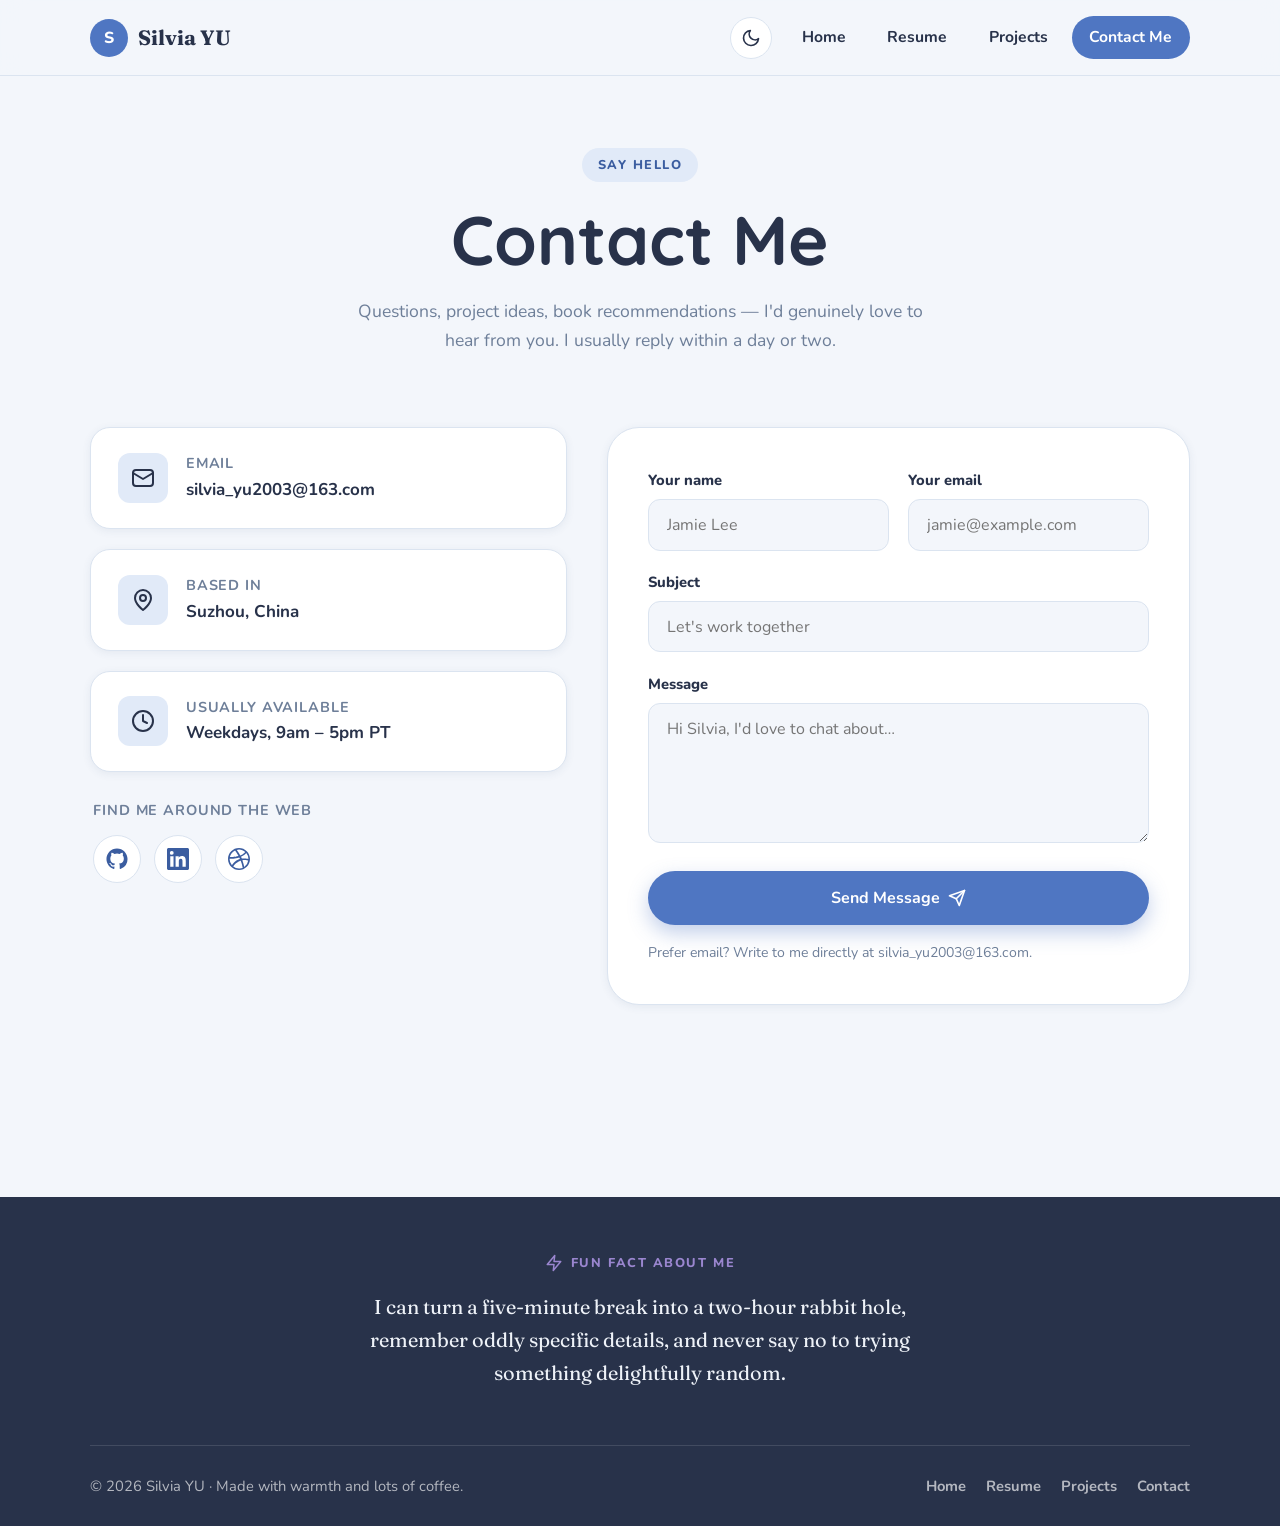
<file: contact.html>
<!DOCTYPE html>
<html lang="en">
<head>
  <meta charset="UTF-8" />
  <meta name="viewport" content="width=device-width, initial-scale=1.0" />
  <script>
    (function () {
      var t = localStorage.getItem("theme");
      if (!t) t = window.matchMedia("(prefers-color-scheme: dark)").matches ? "dark" : "light";
      if (t === "dark") document.documentElement.setAttribute("data-theme", "dark");
    })();
  </script>
  <title>Contact Me — Silvia YU</title>
  <meta name="description" content="Get in touch with Silvia YU — email, social links, and a friendly contact form." />
  <link rel="preconnect" href="https://fonts.googleapis.com" />
  <link rel="preconnect" href="https://fonts.gstatic.com" crossorigin />
  <link href="https://fonts.googleapis.com/css2?family=Fraunces:opsz,wght@9..144,500;9..144,600;9..144,700&family=Nunito:wght@400;600;700;800&family=Quicksand:wght@500;600;700&display=swap" rel="stylesheet" />
  <link rel="stylesheet" href="css/styles.css" />
  <link rel="icon" href="data:image/svg+xml,<svg xmlns='http://www.w3.org/2000/svg' viewBox='0 0 100 100'><circle cx='50' cy='50' r='50' fill='%234f76c2'/><text x='50' y='68' font-size='52' text-anchor='middle' fill='white' font-family='Arial' font-weight='bold'>S</text></svg>" />
</head>
<body>

  <header class="site-header">
    <div class="container nav">
      <a class="logo" href="index.html">
        <span class="logo-mark">S</span>
        Silvia YU
      </a>
      <button class="theme-toggle" id="theme-toggle" type="button" aria-label="Switch to dark mode" aria-pressed="false">
        <svg class="icon-moon" viewBox="0 0 24 24" fill="none" stroke="currentColor" stroke-width="2" stroke-linecap="round" stroke-linejoin="round" aria-hidden="true"><path d="M21 12.79A9 9 0 1 1 11.21 3 7 7 0 0 0 21 12.79Z"/></svg>
        <svg class="icon-sun" viewBox="0 0 24 24" fill="none" stroke="currentColor" stroke-width="2" stroke-linecap="round" stroke-linejoin="round" aria-hidden="true"><circle cx="12" cy="12" r="4"/><path d="M12 2v2"/><path d="M12 20v2"/><path d="m4.93 4.93 1.41 1.41"/><path d="m17.66 17.66 1.41 1.41"/><path d="M2 12h2"/><path d="M20 12h2"/><path d="m6.34 17.66-1.41 1.41"/><path d="m19.07 6.34-1.41 1.41"/></svg>
      </button>
      <button class="nav-toggle" aria-label="Toggle navigation menu" aria-expanded="false" aria-controls="nav-menu">
        <span></span><span></span><span></span>
      </button>
      <ul class="nav-links" id="nav-menu">
        <li><a href="index.html">Home</a></li>
        <li><a href="resume.html">Resume</a></li>
        <li><a href="projects.html">Projects</a></li>
        <li><a href="contact.html" class="active">Contact Me</a></li>
      </ul>
    </div>
  </header>

  <main>
    <section class="page-hero">
      <div class="container reveal">
        <span class="eyebrow">Say hello</span>
        <h1>Contact Me</h1>
        <p>Questions, project ideas, book recommendations — I'd genuinely love to hear from you. I usually reply within a day or two.</p>
      </div>
    </section>

    <section class="section" style="padding-top:1.5rem;">
      <div class="container contact-grid">
        <!-- Info -->
        <div class="contact-info">
          <a class="info-card reveal" href="mailto:silvia_yu2003@163.com">
            <span class="info-icon">
              <svg viewBox="0 0 24 24" fill="none" stroke="currentColor" stroke-width="2" stroke-linecap="round" stroke-linejoin="round"><rect x="2" y="4" width="20" height="16" rx="3"/><path d="m22 7-10 6L2 7"/></svg>
            </span>
            <span><strong>Email</strong>silvia_yu2003@163.com</span>
          </a>

          <div class="info-card reveal">
            <span class="info-icon">
              <svg viewBox="0 0 24 24" fill="none" stroke="currentColor" stroke-width="2" stroke-linecap="round" stroke-linejoin="round"><path d="M20 10c0 6-8 12-8 12s-8-6-8-12a8 8 0 0 1 16 0Z"/><circle cx="12" cy="10" r="3"/></svg>
            </span>
            <span><strong>Based in</strong>Suzhou, China</span>
          </div>

          <div class="info-card reveal">
            <span class="info-icon">
              <svg viewBox="0 0 24 24" fill="none" stroke="currentColor" stroke-width="2" stroke-linecap="round" stroke-linejoin="round"><circle cx="12" cy="12" r="10"/><path d="M12 6v6l4 2"/></svg>
            </span>
            <span><strong>Usually available</strong>Weekdays, 9am – 5pm PT</span>
          </div>

          <div class="reveal" style="padding:0.4rem 0.2rem;">
            <strong style="display:block; font-size:0.9rem; text-transform:uppercase; letter-spacing:0.06em; color:var(--muted); margin-bottom:0.8rem;">Find me around the web</strong>
            <div class="social-row">
              <a class="social-btn" href="https://github.com/Via1708U" target="_blank" rel="noopener" aria-label="GitHub">
                <svg viewBox="0 0 24 24" fill="currentColor"><path d="M12 .5C5.65.5.5 5.65.5 12c0 5.08 3.29 9.39 7.86 10.91.58.11.79-.25.79-.55v-2.17c-3.2.7-3.87-1.36-3.87-1.36-.53-1.33-1.28-1.69-1.28-1.69-1.05-.71.08-.7.08-.7 1.16.08 1.77 1.19 1.77 1.19 1.03 1.76 2.7 1.25 3.36.96.1-.75.4-1.25.73-1.54-2.55-.29-5.24-1.28-5.24-5.68 0-1.26.45-2.28 1.19-3.09-.12-.29-.52-1.46.11-3.05 0 0 .97-.31 3.18 1.18a11 11 0 0 1 5.8 0c2.2-1.49 3.17-1.18 3.17-1.18.63 1.59.23 2.76.11 3.05.74.81 1.19 1.83 1.19 3.09 0 4.41-2.7 5.39-5.26 5.67.41.36.78 1.06.78 2.14v3.17c0 .3.21.67.8.55A11.51 11.51 0 0 0 23.5 12C23.5 5.65 18.35.5 12 .5Z"/></svg>
              </a>
              <a class="social-btn" href="https://www.linkedin.com/in/yangpeihua-yu-71261a214/" target="_blank" rel="noopener" aria-label="LinkedIn">
                <svg viewBox="0 0 24 24" fill="currentColor"><path d="M20.45 20.45h-3.56v-5.57c0-1.33-.02-3.04-1.85-3.04-1.85 0-2.14 1.45-2.14 2.94v5.67H9.35V9h3.42v1.56h.05c.48-.9 1.64-1.85 3.37-1.85 3.6 0 4.27 2.37 4.27 5.46v6.43ZM5.34 7.43a2.07 2.07 0 1 1 0-4.13 2.07 2.07 0 0 1 0 4.13ZM7.12 20.45H3.56V9h3.56v11.45ZM22.22 0H1.77C.79 0 0 .77 0 1.72v20.55C0 23.23.79 24 1.77 24h20.45c.98 0 1.78-.77 1.78-1.73V1.72C24 .77 23.2 0 22.22 0Z"/></svg>
              </a>
              <a class="social-btn" href="index.html" aria-label="Dribbble">
                <svg viewBox="0 0 24 24" fill="currentColor"><path d="M12 0C5.37 0 0 5.37 0 12s5.37 12 12 12 12-5.37 12-12S18.63 0 12 0Zm7.94 5.53a10.17 10.17 0 0 1 2.3 6.36c-.34-.07-3.72-.76-7.12-.33-.08-.18-.15-.36-.23-.54-.21-.5-.45-1-.69-1.49 3.76-1.53 5.47-3.74 5.74-4ZM12 1.74c2.6 0 4.98.98 6.78 2.58-.23.33-1.74 2.38-5.39 3.75A52.9 52.9 0 0 0 9.6 2.1 10.3 10.3 0 0 1 12 1.74ZM7.7 2.75a63.2 63.2 0 0 1 3.77 5.88c-4.77 1.27-8.98 1.25-9.44 1.25A10.3 10.3 0 0 1 7.7 2.75ZM1.73 12v-.31c.44.01 5.39.07 10.5-1.46.29.57.57 1.15.83 1.73l-.41.12c-5.28 1.7-8.09 6.35-8.33 6.75A10.23 10.23 0 0 1 1.73 12Zm10.27 10.27c-2.36 0-4.53-.8-6.27-2.14.18-.38 2.24-4.35 8-6.35l.07-.02a43.7 43.7 0 0 1 2.25 8.01 10.2 10.2 0 0 1-4.05.5Zm5.73-1.43a45.3 45.3 0 0 0-2.06-7.55c3.21-.51 6.02.33 6.37.44a10.28 10.28 0 0 1-4.31 7.11Z"/></svg>
              </a>
            </div>
          </div>
        </div>

        <!-- Form -->
        <div class="contact-form-card reveal">
          <div class="form-success" id="form-success">
            Thanks so much for reaching out! Your message is on its way — I'll get back to you soon.
          </div>
          <form id="contact-form" novalidate>
            <div class="form-row">
              <div class="form-group">
                <label for="name">Your name</label>
                <input type="text" id="name" name="name" placeholder="Jamie Lee" required />
              </div>
              <div class="form-group">
                <label for="email">Your email</label>
                <input type="email" id="email" name="email" placeholder="jamie@example.com" required />
              </div>
            </div>
            <div class="form-group">
              <label for="subject">Subject</label>
              <input type="text" id="subject" name="subject" placeholder="Let's work together" />
            </div>
            <div class="form-group">
              <label for="message">Message</label>
              <textarea id="message" name="message" placeholder="Hi Silvia, I'd love to chat about…" required></textarea>
            </div>
            <button type="submit" class="btn btn-primary" style="width:100%; justify-content:center;">
              Send Message
              <svg viewBox="0 0 24 24" fill="none" stroke="currentColor" stroke-width="2.2" stroke-linecap="round" stroke-linejoin="round"><path d="m22 2-7 20-4-9-9-4Z"/><path d="M22 2 11 13"/></svg>
            </button>
            <p class="form-note">Prefer email? Write to me directly at silvia_yu2003@163.com.</p>
          </form>
        </div>
      </div>
    </section>
  </main>

  <footer class="site-footer">
    <div class="container fun-fact">
      <span class="label">
        <svg viewBox="0 0 24 24" fill="none" stroke="currentColor" stroke-width="2" stroke-linecap="round" stroke-linejoin="round"><polygon points="13 2 3 14 12 14 11 22 21 10 12 10 13 2"/></svg>
        Fun fact about me
      </span>
      <p>I can turn a five-minute break into a two-hour rabbit hole, remember oddly specific details, and never say no to trying something delightfully random.</p>
    </div>
    <div class="container footer-bottom">
      <p>© 2026 Silvia YU · Made with warmth and lots of coffee.</p>
      <div class="footer-links">
        <a href="index.html">Home</a>
        <a href="resume.html">Resume</a>
        <a href="projects.html">Projects</a>
        <a href="contact.html">Contact</a>
      </div>
    </div>
  </footer>

  <script src="js/main.js"></script>
</body>
</html>
</file>
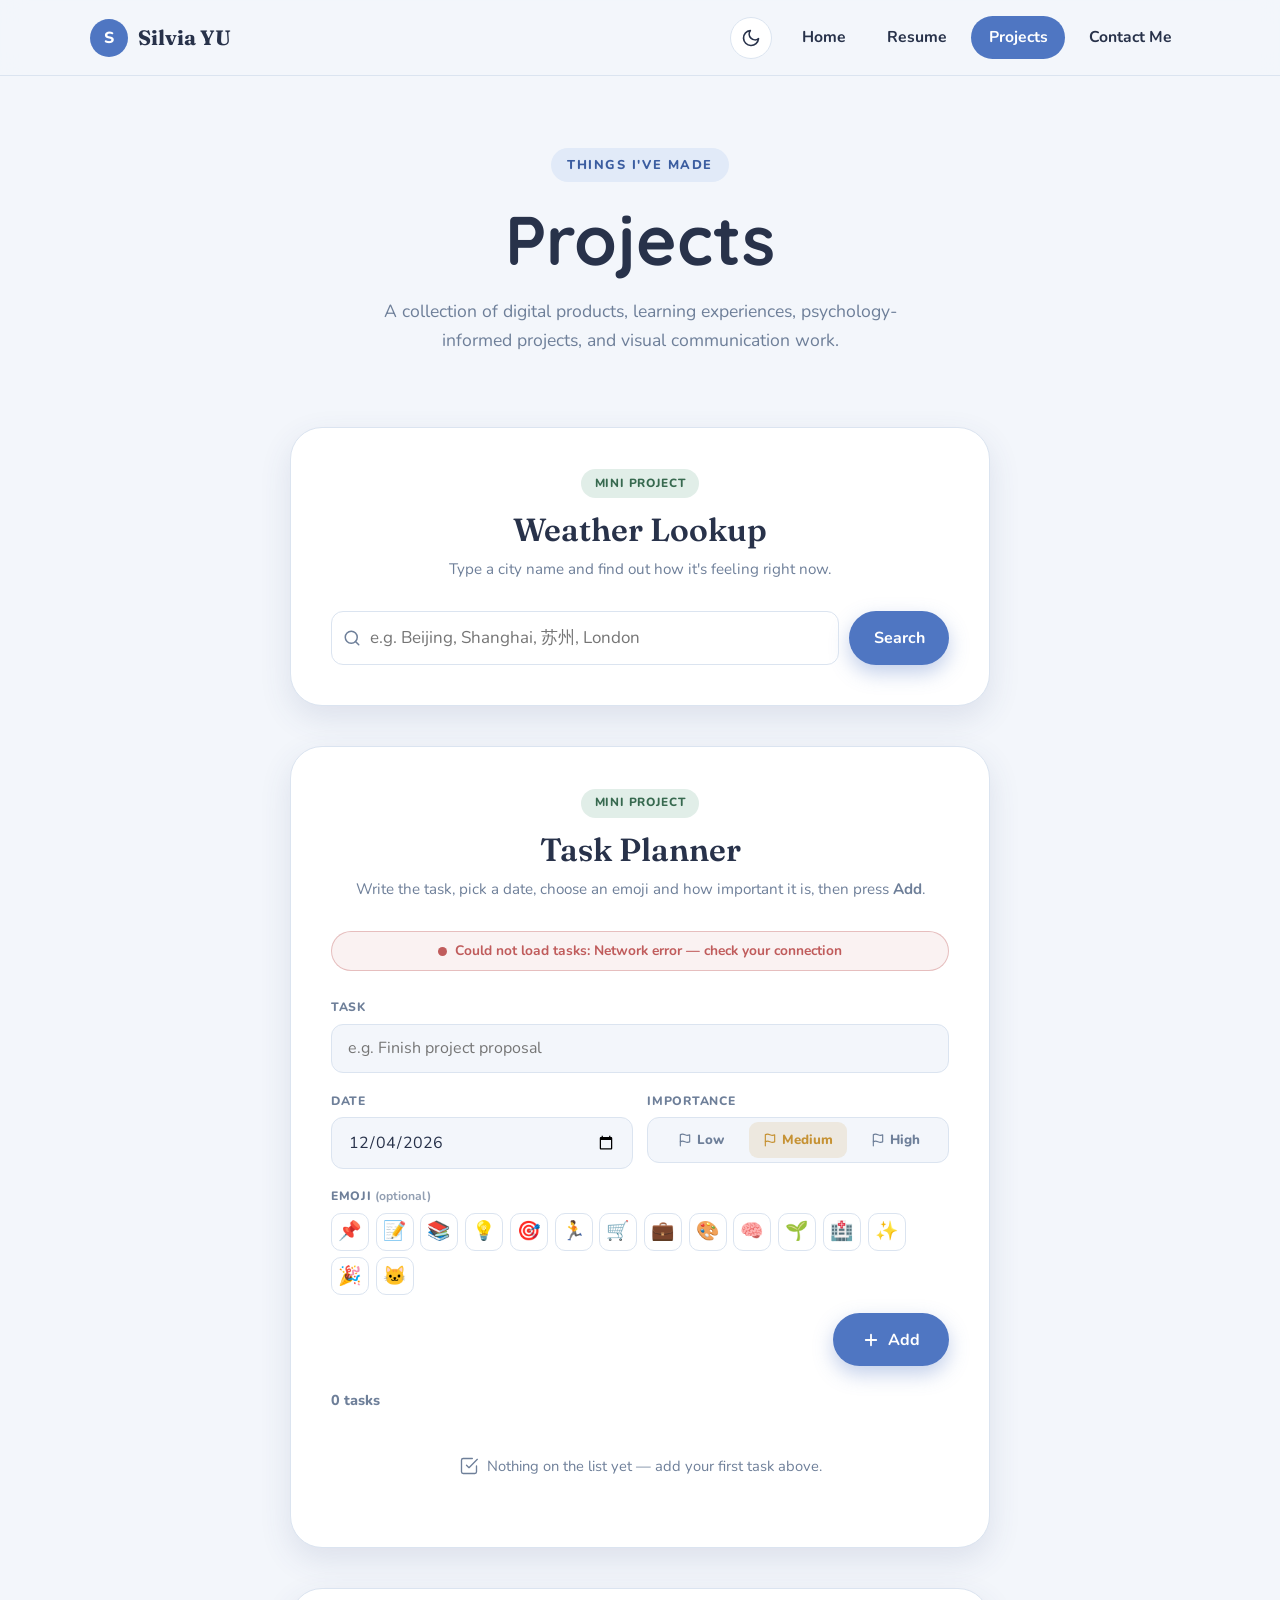
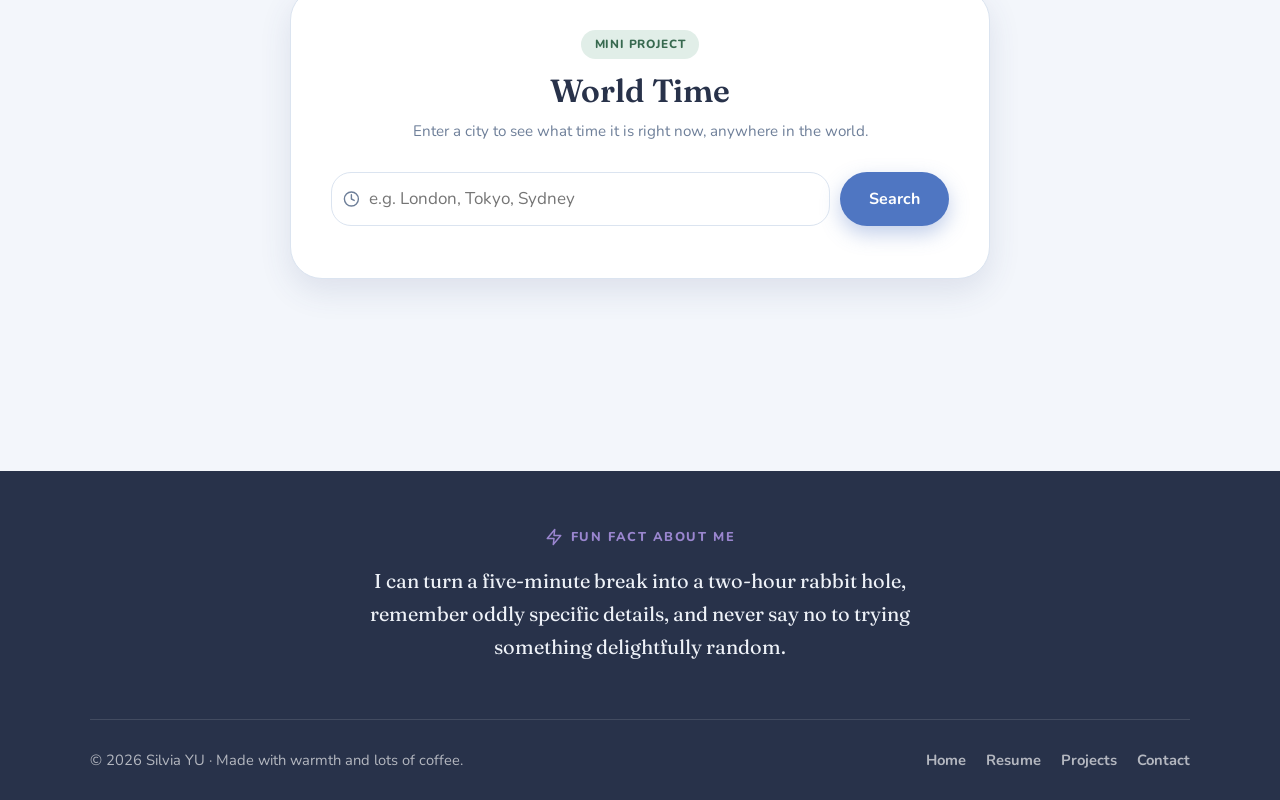
<file: projects.html>
<!DOCTYPE html>
<html lang="en">
<head>
  <meta charset="UTF-8" />
  <meta name="viewport" content="width=device-width, initial-scale=1.0" />
  <script>
    (function () {
      var t = localStorage.getItem("theme");
      if (!t) t = window.matchMedia("(prefers-color-scheme: dark)").matches ? "dark" : "light";
      if (t === "dark") document.documentElement.setAttribute("data-theme", "dark");
    })();
  </script>
  <title>Projects — Silvia YU</title>
  <meta name="description" content="Projects by Silvia YU — digital products, learning experiences, psychology-informed work, and visual communication." />
  <link rel="preconnect" href="https://fonts.googleapis.com" />
  <link rel="preconnect" href="https://fonts.gstatic.com" crossorigin />
  <link href="https://fonts.googleapis.com/css2?family=Fraunces:opsz,wght@9..144,500;9..144,600;9..144,700&family=Nunito:wght@400;600;700;800&family=Quicksand:wght@500;600;700&display=swap" rel="stylesheet" />
  <link rel="stylesheet" href="css/styles.css" />
  <link rel="icon" href="data:image/svg+xml,<svg xmlns='http://www.w3.org/2000/svg' viewBox='0 0 100 100'><circle cx='50' cy='50' r='50' fill='%234f76c2'/><text x='50' y='68' font-size='52' text-anchor='middle' fill='white' font-family='Arial' font-weight='bold'>S</text></svg>" />
</head>
<body>

  <header class="site-header">
    <div class="container nav">
      <a class="logo" href="index.html">
        <span class="logo-mark">S</span>
        Silvia YU
      </a>
      <button class="theme-toggle" id="theme-toggle" type="button" aria-label="Switch to dark mode" aria-pressed="false">
        <svg class="icon-moon" viewBox="0 0 24 24" fill="none" stroke="currentColor" stroke-width="2" stroke-linecap="round" stroke-linejoin="round" aria-hidden="true"><path d="M21 12.79A9 9 0 1 1 11.21 3 7 7 0 0 0 21 12.79Z"/></svg>
        <svg class="icon-sun" viewBox="0 0 24 24" fill="none" stroke="currentColor" stroke-width="2" stroke-linecap="round" stroke-linejoin="round" aria-hidden="true"><circle cx="12" cy="12" r="4"/><path d="M12 2v2"/><path d="M12 20v2"/><path d="m4.93 4.93 1.41 1.41"/><path d="m17.66 17.66 1.41 1.41"/><path d="M2 12h2"/><path d="M20 12h2"/><path d="m6.34 17.66-1.41 1.41"/><path d="m19.07 6.34-1.41 1.41"/></svg>
      </button>
      <button class="nav-toggle" aria-label="Toggle navigation menu" aria-expanded="false" aria-controls="nav-menu">
        <span></span><span></span><span></span>
      </button>
      <ul class="nav-links" id="nav-menu">
        <li><a href="index.html">Home</a></li>
        <li><a href="resume.html">Resume</a></li>
        <li><a href="projects.html" class="active">Projects</a></li>
        <li><a href="contact.html">Contact Me</a></li>
      </ul>
    </div>
  </header>

  <main>
    <section class="page-hero">
      <div class="container reveal">
        <span class="eyebrow">Things I've made</span>
        <h1>Projects</h1>
        <p>A collection of digital products, learning experiences, psychology-informed projects, and visual communication work.</p>
      </div>
    </section>

    <section class="section" style="padding-top:1.5rem;">
      <div class="container">
        <div class="filter-bar reveal" role="group" aria-label="Filter projects">
          <button class="filter-btn active" data-filter="all" aria-pressed="true">All</button>
          <button class="filter-btn" data-filter="digital-products" aria-pressed="false">Digital Products</button>
          <button class="filter-btn" data-filter="learning-education" aria-pressed="false">Learning &amp; Education</button>
          <button class="filter-btn" data-filter="psychology-wellbeing" aria-pressed="false">Psychology &amp; Wellbeing</button>
          <button class="filter-btn" data-filter="visual-communication" aria-pressed="false">Visual Communication</button>
        </div>

        <!--
          Project cards are rendered by JavaScript from the PROJECTS data
          array in js/main.js — edit that array to add, remove, or update
          projects (title, description, tags, categories, thumbnail, link).
        -->
        <div class="projects-grid" id="projects-grid"></div>

        <!-- Mini project: Weather Lookup -->
        <div class="todo-app reveal" id="weather-app">
          <header class="todo-head">
            <span class="todo-badge">Mini project</span>
            <h2>Weather Lookup</h2>
            <p>Type a city name and find out how it's feeling right now.</p>
          </header>

          <form class="weather-form" id="weather-form" autocomplete="off">
            <div class="weather-input-wrap">
              <svg viewBox="0 0 24 24" fill="none" stroke="currentColor" stroke-width="2" stroke-linecap="round" stroke-linejoin="round" class="weather-search-icon" aria-hidden="true"><circle cx="11" cy="11" r="8"/><line x1="21" y1="21" x2="16.65" y2="16.65"/></svg>
              <input type="text" id="weather-city" name="city" maxlength="40" placeholder="e.g. Beijing, Shanghai, 苏州, London" required aria-autocomplete="list" aria-controls="weather-suggestions" aria-expanded="false" />
              <div class="weather-suggestions" id="weather-suggestions" role="listbox" hidden></div>
            </div>
            <button type="submit" class="btn btn-primary weather-search-btn" id="weather-search-btn">Search</button>
          </form>

          <div class="weather-result" id="weather-result" hidden>
            <!-- Populated by main.js -->
          </div>

          <div class="weather-error" id="weather-error" hidden></div>
        </div>

        <!-- Mini project: interactive Task Planner -->
        <div class="todo-app reveal" id="todo-app">
          <header class="todo-head">
            <span class="todo-badge">Mini project</span>
            <h2>Task Planner</h2>
            <p>Write the task, pick a date, choose an emoji and how important it is, then press <strong>Add</strong>.</p>
          </header>

          <!-- Cloud sync status (updated by main.js) -->
          <div class="sync-status" id="sync-status" role="status" aria-live="polite">
            <span class="sync-dot" aria-hidden="true"></span>
            <span class="sync-text">Connecting…</span>
          </div>

          <form class="todo-form" id="todo-form" autocomplete="off">
            <div class="todo-field">
              <label for="todo-input">Task</label>
              <input type="text" id="todo-input" name="task" maxlength="140"
                     placeholder="e.g. Finish project proposal" required />
            </div>

            <div class="todo-row">
              <div class="todo-field">
                <label for="todo-date">Date</label>
                <input type="date" id="todo-date" name="date" required />
              </div>
              <div class="todo-field">
                <span class="todo-picker-label" id="priority-label">Importance</span>
                <div class="priority-picker" role="radiogroup" aria-labelledby="priority-label">
                  <button type="button" class="priority-btn" data-priority="low" role="radio" aria-checked="false">
                    <svg viewBox="0 0 24 24" fill="none" stroke="currentColor" stroke-width="2" stroke-linecap="round" stroke-linejoin="round" aria-hidden="true"><path d="M4 15s1-1 4-1 5 2 8 2 4-1 4-1V3s-1 1-4 1-5-2-8-2-4 1-4 1z"/><line x1="4" y1="22" x2="4" y2="15"/></svg>
                    Low
                  </button>
                  <button type="button" class="priority-btn" data-priority="medium" role="radio" aria-checked="false">
                    <svg viewBox="0 0 24 24" fill="none" stroke="currentColor" stroke-width="2" stroke-linecap="round" stroke-linejoin="round" aria-hidden="true"><path d="M4 15s1-1 4-1 5 2 8 2 4-1 4-1V3s-1 1-4 1-5-2-8-2-4 1-4 1z"/><line x1="4" y1="22" x2="4" y2="15"/></svg>
                    Medium
                  </button>
                  <button type="button" class="priority-btn" data-priority="high" role="radio" aria-checked="false">
                    <svg viewBox="0 0 24 24" fill="none" stroke="currentColor" stroke-width="2" stroke-linecap="round" stroke-linejoin="round" aria-hidden="true"><path d="M4 15s1-1 4-1 5 2 8 2 4-1 4-1V3s-1 1-4 1-5-2-8-2-4 1-4 1z"/><line x1="4" y1="22" x2="4" y2="15"/></svg>
                    High
                  </button>
                </div>
              </div>
            </div>

            <div class="todo-field">
              <span class="todo-picker-label" id="emoji-label">Emoji <span class="todo-optional">(optional)</span></span>
              <div class="emoji-picker" role="group" aria-labelledby="emoji-label">
                <button type="button" class="emoji-btn" data-emoji="📌" aria-pressed="false">📌</button>
                <button type="button" class="emoji-btn" data-emoji="📝" aria-pressed="false">📝</button>
                <button type="button" class="emoji-btn" data-emoji="📚" aria-pressed="false">📚</button>
                <button type="button" class="emoji-btn" data-emoji="💡" aria-pressed="false">💡</button>
                <button type="button" class="emoji-btn" data-emoji="🎯" aria-pressed="false">🎯</button>
                <button type="button" class="emoji-btn" data-emoji="🏃" aria-pressed="false">🏃</button>
                <button type="button" class="emoji-btn" data-emoji="🛒" aria-pressed="false">🛒</button>
                <button type="button" class="emoji-btn" data-emoji="💼" aria-pressed="false">💼</button>
                <button type="button" class="emoji-btn" data-emoji="🎨" aria-pressed="false">🎨</button>
                <button type="button" class="emoji-btn" data-emoji="🧠" aria-pressed="false">🧠</button>
                <button type="button" class="emoji-btn" data-emoji="🌱" aria-pressed="false">🌱</button>
                <button type="button" class="emoji-btn" data-emoji="🏥" aria-pressed="false">🏥</button>
                <button type="button" class="emoji-btn" data-emoji="✨" aria-pressed="false">✨</button>
                <button type="button" class="emoji-btn" data-emoji="🎉" aria-pressed="false">🎉</button>
                <button type="button" class="emoji-btn" data-emoji="🐱" aria-pressed="false">🐱</button>
              </div>
            </div>

            <button type="submit" class="btn btn-primary todo-add" id="todo-add-btn">
              <svg viewBox="0 0 24 24" fill="none" stroke="currentColor" stroke-width="2.4" stroke-linecap="round" stroke-linejoin="round" aria-hidden="true"><path d="M12 5v14M5 12h14"/></svg>
              <span class="todo-add-label">Add</span>
            </button>
          </form>

          <div class="todo-meta">
            <span class="todo-count" id="todo-count" aria-live="polite">Loading…</span>
            <button type="button" class="todo-clear" id="todo-clear" hidden>Clear completed</button>
          </div>

          <ul class="todo-list" id="todo-list">
            <!-- Skeleton rows shown during the initial fetch -->
            <li class="todo-skeleton" aria-hidden="true"><span class="sk sk-check"></span><span class="sk sk-line"></span></li>
            <li class="todo-skeleton" aria-hidden="true"><span class="sk sk-check"></span><span class="sk sk-line"></span></li>
            <li class="todo-skeleton" aria-hidden="true"><span class="sk sk-check"></span><span class="sk sk-line"></span></li>
          </ul>

          <p class="todo-list-empty" id="todo-empty" hidden>
            <svg viewBox="0 0 24 24" fill="none" stroke="currentColor" stroke-width="1.6" stroke-linecap="round" stroke-linejoin="round" aria-hidden="true"><path d="M9 11l3 3L22 4"/><path d="M21 12v7a2 2 0 0 1-2 2H5a2 2 0 0 1-2-2V5a2 2 0 0 1 2-2h11"/></svg>
            Nothing on the list yet — add your first task above.
          </p>
        </div>

        <!-- Mini project: World Time -->
        <div class="todo-app reveal" id="world-time-app">
          <header class="todo-head">
            <span class="todo-badge">Mini project</span>
            <h2>World Time</h2>
            <p>Enter a city to see what time it is right now, anywhere in the world.</p>
          </header>

          <form class="world-time-form" id="world-time-form" autocomplete="off">
            <div class="world-time-input-wrap">
              <svg viewBox="0 0 24 24" fill="none" stroke="currentColor" stroke-width="2" stroke-linecap="round" stroke-linejoin="round" class="world-time-icon" aria-hidden="true"><circle cx="12" cy="12" r="10"/><polyline points="12 6 12 12 16 14"/></svg>
              <input type="text" id="world-time-city" name="city" maxlength="40" placeholder="e.g. London, Tokyo, Sydney" required />
            </div>
            <button type="submit" class="btn btn-primary world-time-btn" id="world-time-search-btn">Search</button>
          </form>

          <div class="world-time-result" id="world-time-result" hidden>
            <!-- Populated by main.js -->
          </div>

          <div class="world-time-error" id="world-time-error" hidden></div>
        </div>
      </div>
    </section>
  </main>

  <footer class="site-footer">
    <div class="container fun-fact">
      <span class="label">
        <svg viewBox="0 0 24 24" fill="none" stroke="currentColor" stroke-width="2" stroke-linecap="round" stroke-linejoin="round"><polygon points="13 2 3 14 12 14 11 22 21 10 12 10 13 2"/></svg>
        Fun fact about me
      </span>
      <p>I can turn a five-minute break into a two-hour rabbit hole, remember oddly specific details, and never say no to trying something delightfully random.</p>
    </div>
    <div class="container footer-bottom">
      <p>© 2026 Silvia YU · Made with warmth and lots of coffee.</p>
      <div class="footer-links">
        <a href="index.html">Home</a>
        <a href="resume.html">Resume</a>
        <a href="projects.html">Projects</a>
        <a href="contact.html">Contact</a>
      </div>
    </div>
  </footer>

  <script src="js/main.js"></script>
</body>
</html>
</file>
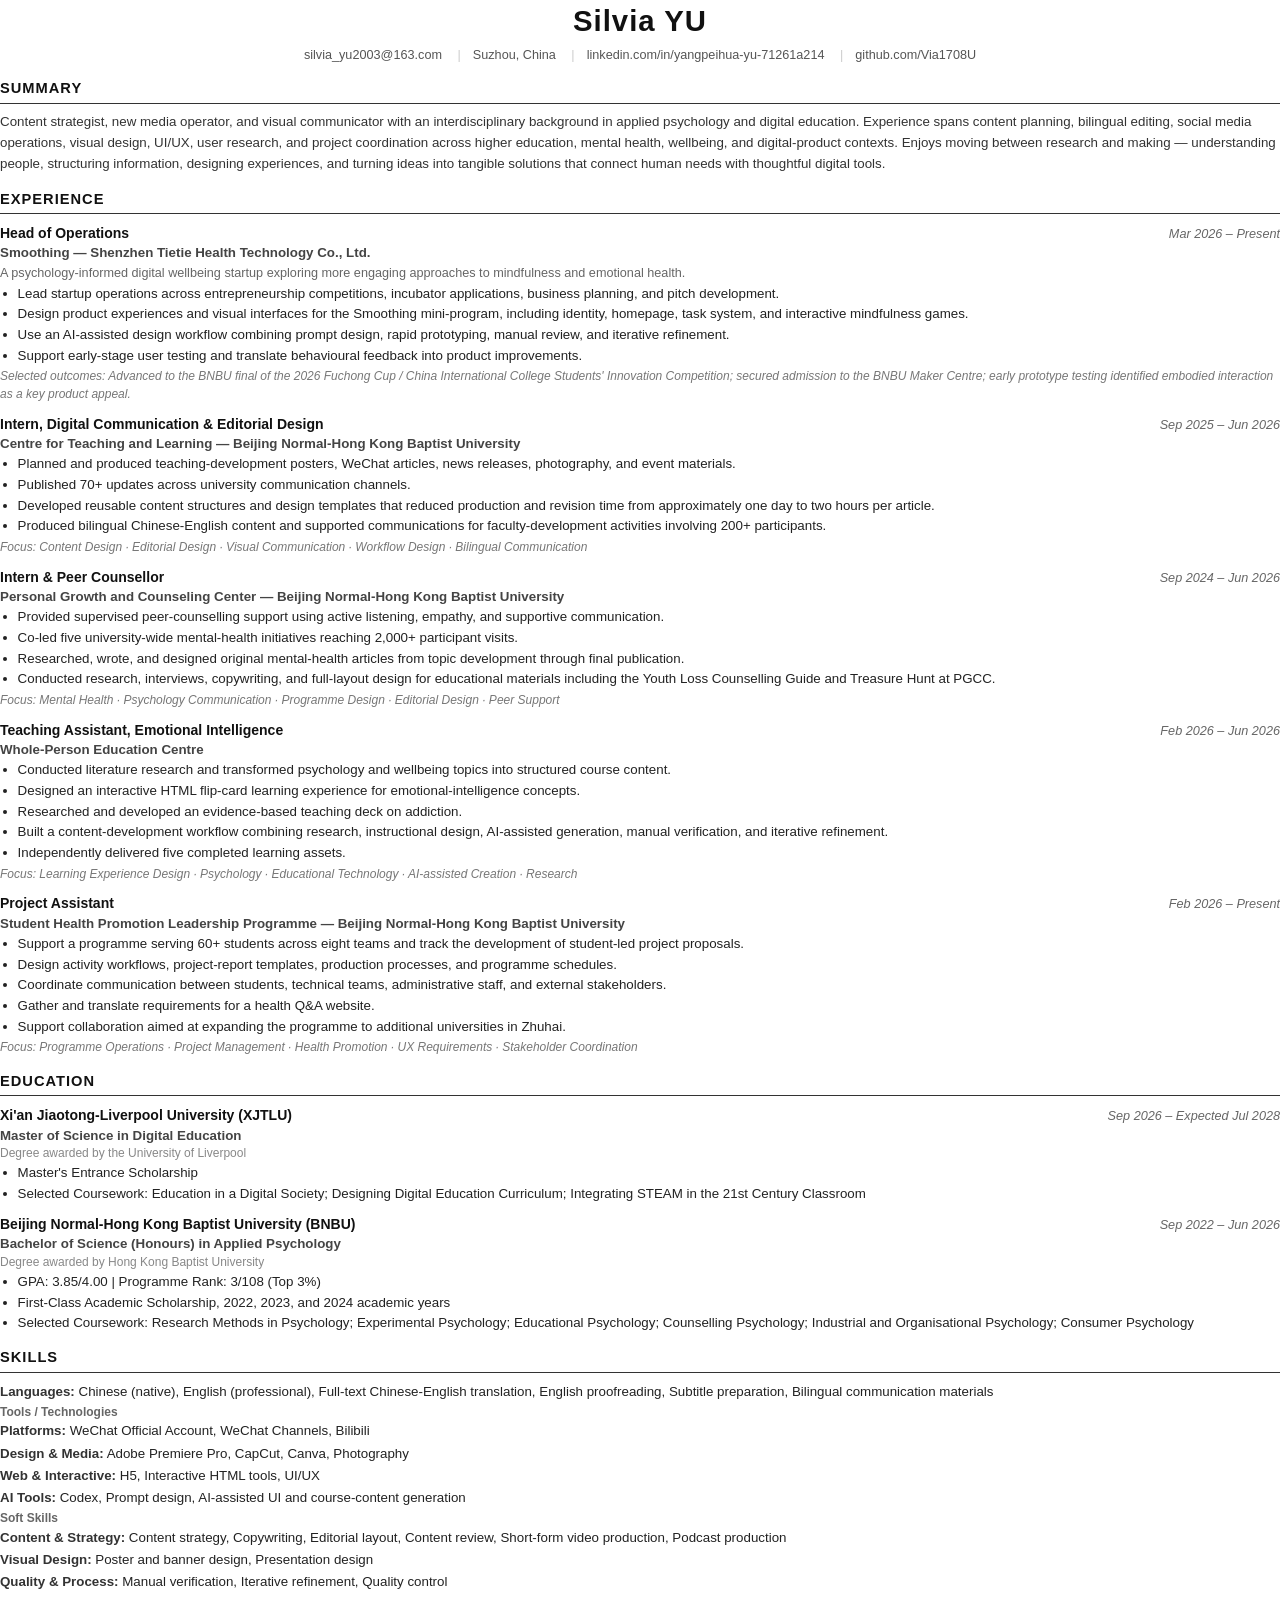
<file: resume-print.html>
<!DOCTYPE html>
<html lang="en">
<head>
<meta charset="UTF-8" />
<meta name="viewport" content="width=device-width, initial-scale=1.0" />
<title>Silvia YU — Resume (Print)</title>
<style>
  @page { margin: 0.6in 0.7in; }
  * { margin: 0; padding: 0; box-sizing: border-box; }
  body {
    font-family: "Helvetica Neue", Helvetica, Arial, sans-serif;
    font-size: 10.5pt;
    line-height: 1.45;
    color: #111;
    -webkit-print-color-adjust: exact;
  }

  /* Header */
  .header { text-align: center; margin-bottom: 0.35rem; }
  .header h1 { font-size: 22pt; font-weight: 700; letter-spacing: 1px; margin-bottom: 3px; }
  .header .contact { font-size: 9.5pt; color: #555; }
  .header .contact span { margin: 0 6px; }
  .header .contact span + span::before { content: "|"; margin-right: 12px; color: #ccc; }

  /* Section headings */
  h2 {
    font-size: 11pt;
    font-weight: 700;
    text-transform: uppercase;
    letter-spacing: 1px;
    border-bottom: 1.5px solid #333;
    padding-bottom: 3px;
    margin-top: 0.9rem;
    margin-bottom: 0.55rem;
  }

  /* Summary */
  .summary p { font-size: 10pt; color: #333; line-height: 1.55; }

  /* Experience entries */
  .entry { margin-bottom: 0.65rem; }
  .entry:last-child { margin-bottom: 0; }
  .entry-head {
    display: flex;
    justify-content: space-between;
    align-items: baseline;
  }
  .entry-head .title { font-weight: 700; font-size: 10.5pt; }
  .entry-head .date { font-size: 9.5pt; color: #666; font-style: italic; white-space: nowrap; }
  .entry-org { font-size: 10pt; color: #444; font-weight: 600; margin-bottom: 2px; }
  .entry ul { list-style: disc; margin-left: 1.1rem; margin-top: 2px; }
  .entry li { font-size: 10pt; color: #222; margin-bottom: 2px; line-height: 1.4; }
  .entry .focus { font-size: 9pt; color: #777; margin-top: 3px; font-style: italic; }

  /* Education */
  .edu-head {
    display: flex;
    justify-content: space-between;
    align-items: baseline;
  }
  .edu-head .school { font-weight: 700; font-size: 10.5pt; }
  .edu-head .date { font-size: 9.5pt; color: #666; font-style: italic; white-space: nowrap; }
  .edu-degree { font-size: 10pt; color: #444; font-weight: 600; }
  .edu-awarded { font-size: 9pt; color: #888; margin-bottom: 2px; }
  .edu ul { list-style: disc; margin-left: 1.1rem; }
  .edu li { font-size: 10pt; color: #222; margin-bottom: 2px; line-height: 1.4; }

  /* Skills */
  .skills-line { font-size: 10pt; margin-bottom: 3px; }
  .skills-line .label { font-weight: 700; color: #333; }
  .skills-sub { font-size: 9pt; color: #666; font-weight: 600; margin-top: 3px; }
  .skills-line .items { color: #222; }
</style>
</head>
<body>

<div class="header">
  <h1>Silvia YU</h1>
  <div class="contact">
    <span>silvia_yu2003@163.com</span>
    <span>Suzhou, China</span>
    <span>linkedin.com/in/yangpeihua-yu-71261a214</span>
    <span>github.com/Via1708U</span>
  </div>
</div>

<h2>Summary</h2>
<div class="summary">
  <p>Content strategist, new media operator, and visual communicator with an interdisciplinary background in applied psychology and digital education. Experience spans content planning, bilingual editing, social media operations, visual design, UI/UX, user research, and project coordination across higher education, mental health, wellbeing, and digital-product contexts. Enjoys moving between research and making &mdash; understanding people, structuring information, designing experiences, and turning ideas into tangible solutions that connect human needs with thoughtful digital tools.</p>
</div>

<h2>Experience</h2>

<div class="entry">
  <div class="entry-head"><span class="title">Head of Operations</span><span class="date">Mar 2026 &ndash; Present</span></div>
  <div class="entry-org">Smoothing &mdash; Shenzhen Tietie Health Technology Co., Ltd.</div>
  <p style="font-size:9.5pt; color:#666; margin-bottom:2px;">A psychology-informed digital wellbeing startup exploring more engaging approaches to mindfulness and emotional health.</p>
  <ul>
    <li>Lead startup operations across entrepreneurship competitions, incubator applications, business planning, and pitch development.</li>
    <li>Design product experiences and visual interfaces for the Smoothing mini-program, including identity, homepage, task system, and interactive mindfulness games.</li>
    <li>Use an AI-assisted design workflow combining prompt design, rapid prototyping, manual review, and iterative refinement.</li>
    <li>Support early-stage user testing and translate behavioural feedback into product improvements.</li>
  </ul>
  <p class="focus">Selected outcomes: Advanced to the BNBU final of the 2026 Fuchong Cup / China International College Students' Innovation Competition; secured admission to the BNBU Maker Centre; early prototype testing identified embodied interaction as a key product appeal.</p>
</div>

<div class="entry">
  <div class="entry-head"><span class="title">Intern, Digital Communication &amp; Editorial Design</span><span class="date">Sep 2025 &ndash; Jun 2026</span></div>
  <div class="entry-org">Centre for Teaching and Learning &mdash; Beijing Normal-Hong Kong Baptist University</div>
  <ul>
    <li>Planned and produced teaching-development posters, WeChat articles, news releases, photography, and event materials.</li>
    <li>Published 70+ updates across university communication channels.</li>
    <li>Developed reusable content structures and design templates that reduced production and revision time from approximately one day to two hours per article.</li>
    <li>Produced bilingual Chinese-English content and supported communications for faculty-development activities involving 200+ participants.</li>
  </ul>
  <p class="focus">Focus: Content Design &middot; Editorial Design &middot; Visual Communication &middot; Workflow Design &middot; Bilingual Communication</p>
</div>

<div class="entry">
  <div class="entry-head"><span class="title">Intern &amp; Peer Counsellor</span><span class="date">Sep 2024 &ndash; Jun 2026</span></div>
  <div class="entry-org">Personal Growth and Counseling Center &mdash; Beijing Normal-Hong Kong Baptist University</div>
  <ul>
    <li>Provided supervised peer-counselling support using active listening, empathy, and supportive communication.</li>
    <li>Co-led five university-wide mental-health initiatives reaching 2,000+ participant visits.</li>
    <li>Researched, wrote, and designed original mental-health articles from topic development through final publication.</li>
    <li>Conducted research, interviews, copywriting, and full-layout design for educational materials including the Youth Loss Counselling Guide and Treasure Hunt at PGCC.</li>
  </ul>
  <p class="focus">Focus: Mental Health &middot; Psychology Communication &middot; Programme Design &middot; Editorial Design &middot; Peer Support</p>
</div>

<div class="entry">
  <div class="entry-head"><span class="title">Teaching Assistant, Emotional Intelligence</span><span class="date">Feb 2026 &ndash; Jun 2026</span></div>
  <div class="entry-org">Whole-Person Education Centre</div>
  <ul>
    <li>Conducted literature research and transformed psychology and wellbeing topics into structured course content.</li>
    <li>Designed an interactive HTML flip-card learning experience for emotional-intelligence concepts.</li>
    <li>Researched and developed an evidence-based teaching deck on addiction.</li>
    <li>Built a content-development workflow combining research, instructional design, AI-assisted generation, manual verification, and iterative refinement.</li>
    <li>Independently delivered five completed learning assets.</li>
  </ul>
  <p class="focus">Focus: Learning Experience Design &middot; Psychology &middot; Educational Technology &middot; AI-assisted Creation &middot; Research</p>
</div>

<div class="entry">
  <div class="entry-head"><span class="title">Project Assistant</span><span class="date">Feb 2026 &ndash; Present</span></div>
  <div class="entry-org">Student Health Promotion Leadership Programme &mdash; Beijing Normal-Hong Kong Baptist University</div>
  <ul>
    <li>Support a programme serving 60+ students across eight teams and track the development of student-led project proposals.</li>
    <li>Design activity workflows, project-report templates, production processes, and programme schedules.</li>
    <li>Coordinate communication between students, technical teams, administrative staff, and external stakeholders.</li>
    <li>Gather and translate requirements for a health Q&amp;A website.</li>
    <li>Support collaboration aimed at expanding the programme to additional universities in Zhuhai.</li>
  </ul>
  <p class="focus">Focus: Programme Operations &middot; Project Management &middot; Health Promotion &middot; UX Requirements &middot; Stakeholder Coordination</p>
</div>

<h2>Education</h2>

<div class="entry edu">
  <div class="edu-head"><span class="school">Xi'an Jiaotong-Liverpool University (XJTLU)</span><span class="date">Sep 2026 &ndash; Expected Jul 2028</span></div>
  <div class="edu-degree">Master of Science in Digital Education</div>
  <div class="edu-awarded">Degree awarded by the University of Liverpool</div>
  <ul>
    <li>Master's Entrance Scholarship</li>
    <li>Selected Coursework: Education in a Digital Society; Designing Digital Education Curriculum; Integrating STEAM in the 21st Century Classroom</li>
  </ul>
</div>

<div class="entry edu">
  <div class="edu-head"><span class="school">Beijing Normal-Hong Kong Baptist University (BNBU)</span><span class="date">Sep 2022 &ndash; Jun 2026</span></div>
  <div class="edu-degree">Bachelor of Science (Honours) in Applied Psychology</div>
  <div class="edu-awarded">Degree awarded by Hong Kong Baptist University</div>
  <ul>
    <li>GPA: 3.85/4.00 | Programme Rank: 3/108 (Top 3%)</li>
    <li>First-Class Academic Scholarship, 2022, 2023, and 2024 academic years</li>
    <li>Selected Coursework: Research Methods in Psychology; Experimental Psychology; Educational Psychology; Counselling Psychology; Industrial and Organisational Psychology; Consumer Psychology</li>
  </ul>
</div>

<h2>Skills</h2>

<div class="skills-line"><span class="label">Languages:</span> <span class="items">Chinese (native), English (professional), Full-text Chinese-English translation, English proofreading, Subtitle preparation, Bilingual communication materials</span></div>

<div class="skills-sub">Tools / Technologies</div>
<div class="skills-line"><span class="label">Platforms:</span> <span class="items">WeChat Official Account, WeChat Channels, Bilibili</span></div>
<div class="skills-line"><span class="label">Design &amp; Media:</span> <span class="items">Adobe Premiere Pro, CapCut, Canva, Photography</span></div>
<div class="skills-line"><span class="label">Web &amp; Interactive:</span> <span class="items">H5, Interactive HTML tools, UI/UX</span></div>
<div class="skills-line"><span class="label">AI Tools:</span> <span class="items">Codex, Prompt design, AI-assisted UI and course-content generation</span></div>

<div class="skills-sub">Soft Skills</div>
<div class="skills-line"><span class="label">Content &amp; Strategy:</span> <span class="items">Content strategy, Copywriting, Editorial layout, Content review, Short-form video production, Podcast production</span></div>
<div class="skills-line"><span class="label">Visual Design:</span> <span class="items">Poster and banner design, Presentation design</span></div>
<div class="skills-line"><span class="label">Quality &amp; Process:</span> <span class="items">Manual verification, Iterative refinement, Quality control</span></div>
<div class="skills-line"><span class="label">Project &amp; Leadership:</span> <span class="items">Project management, Workflow and template design, Team leadership, Cross-functional coordination, Competition and incubator applications, Requirements gathering, Event delivery</span></div>

</body>
</html>
</file>
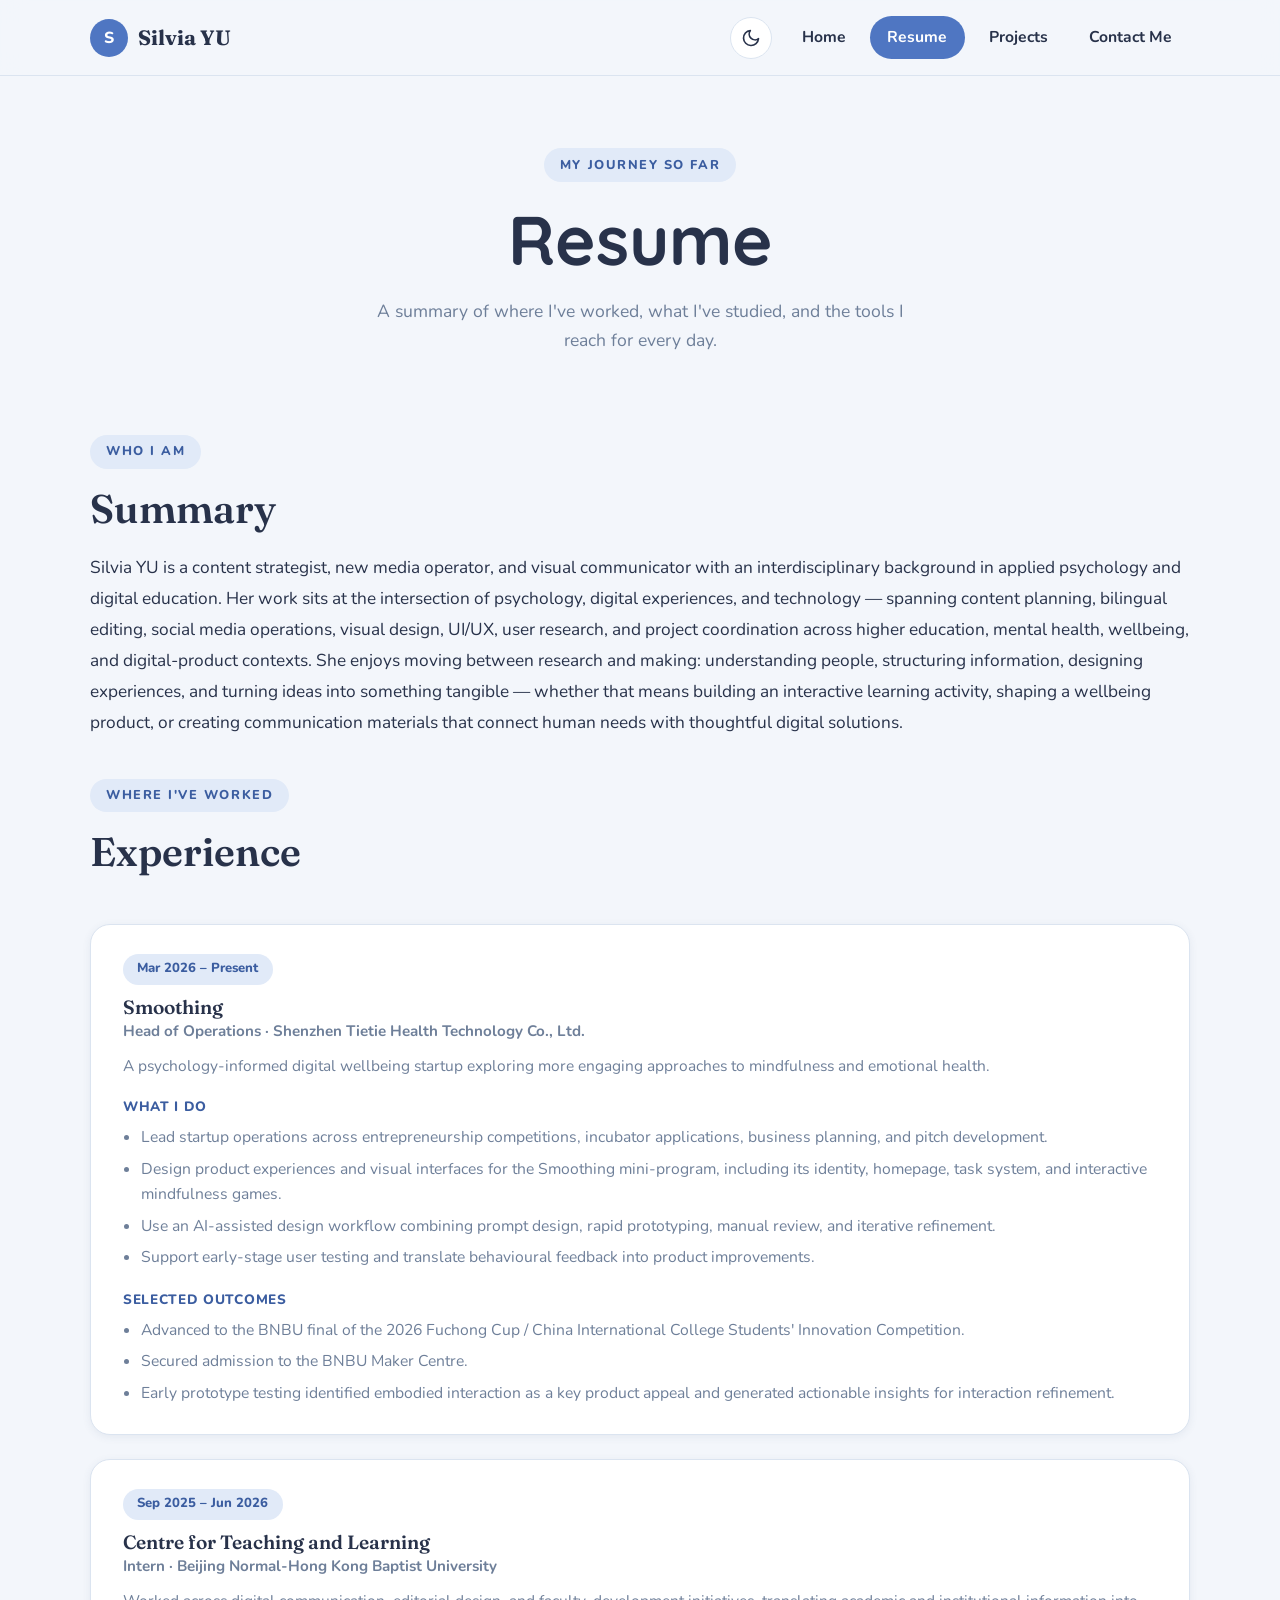
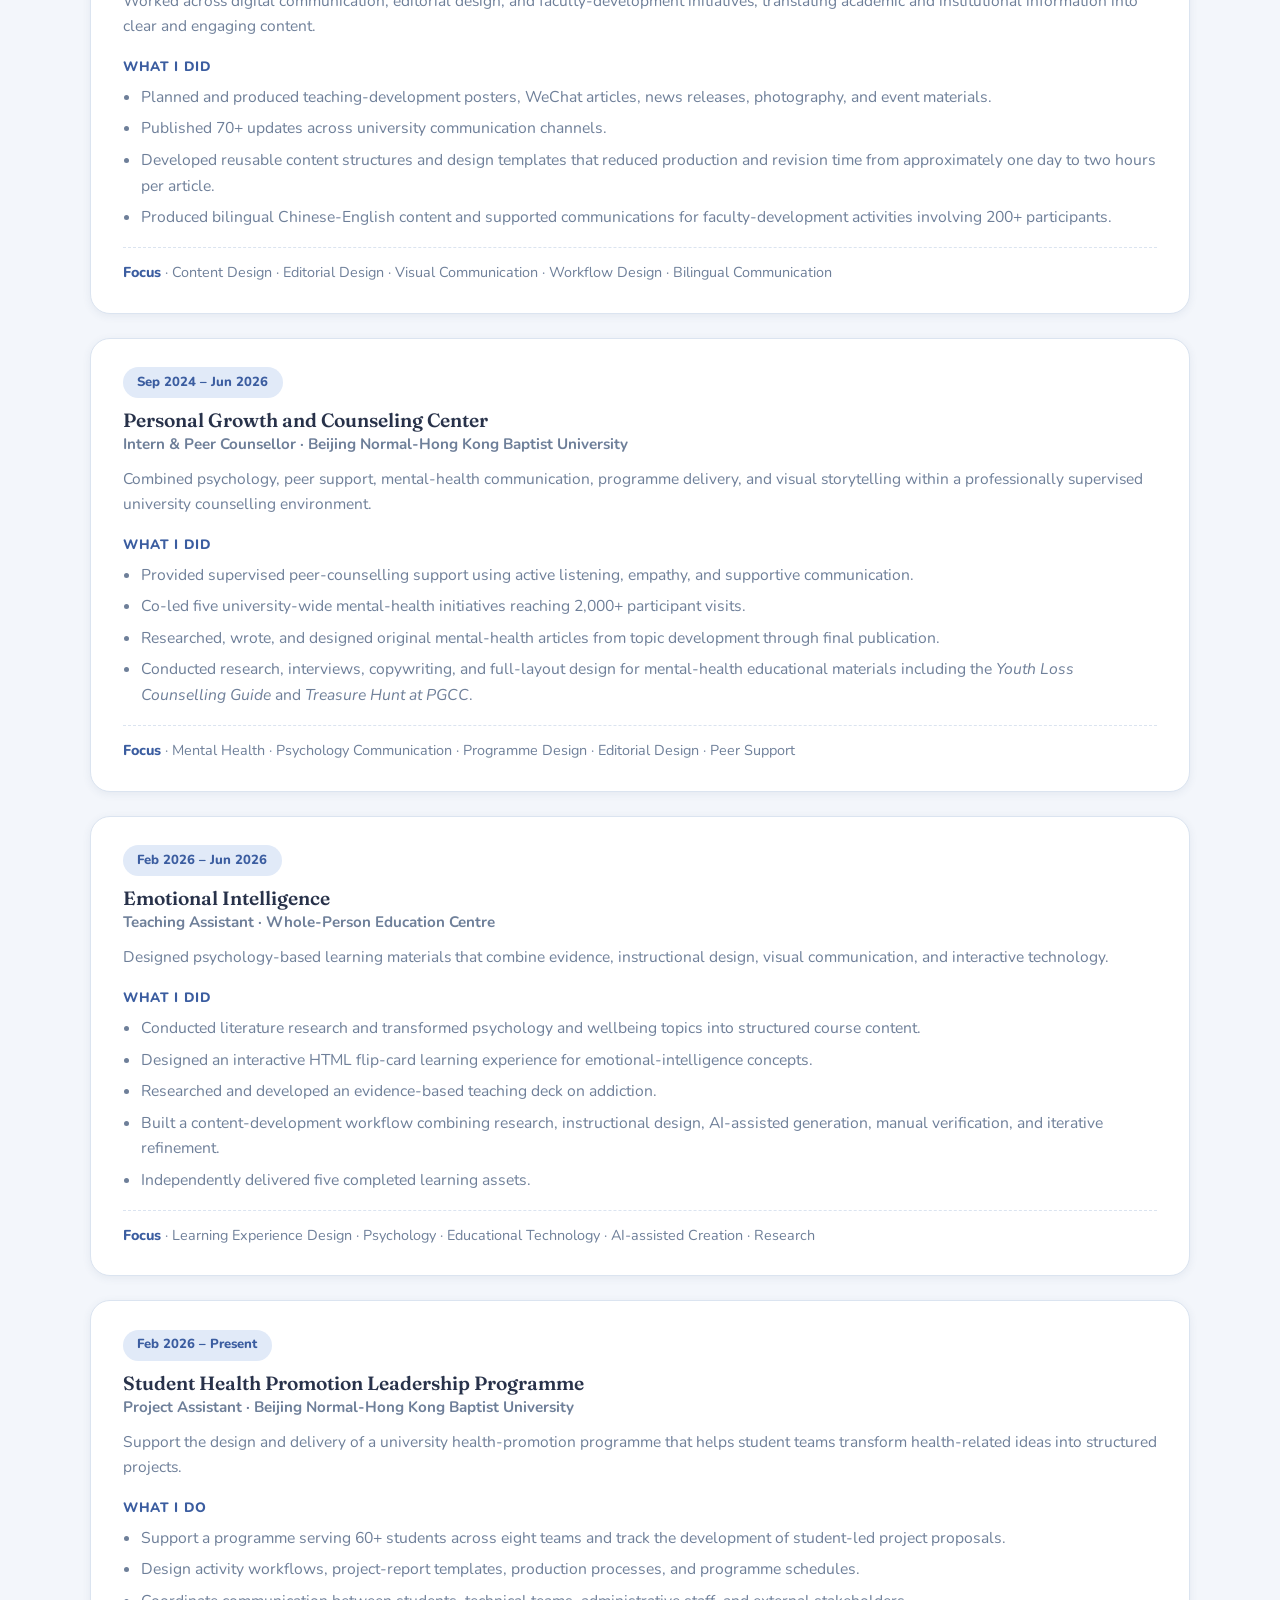
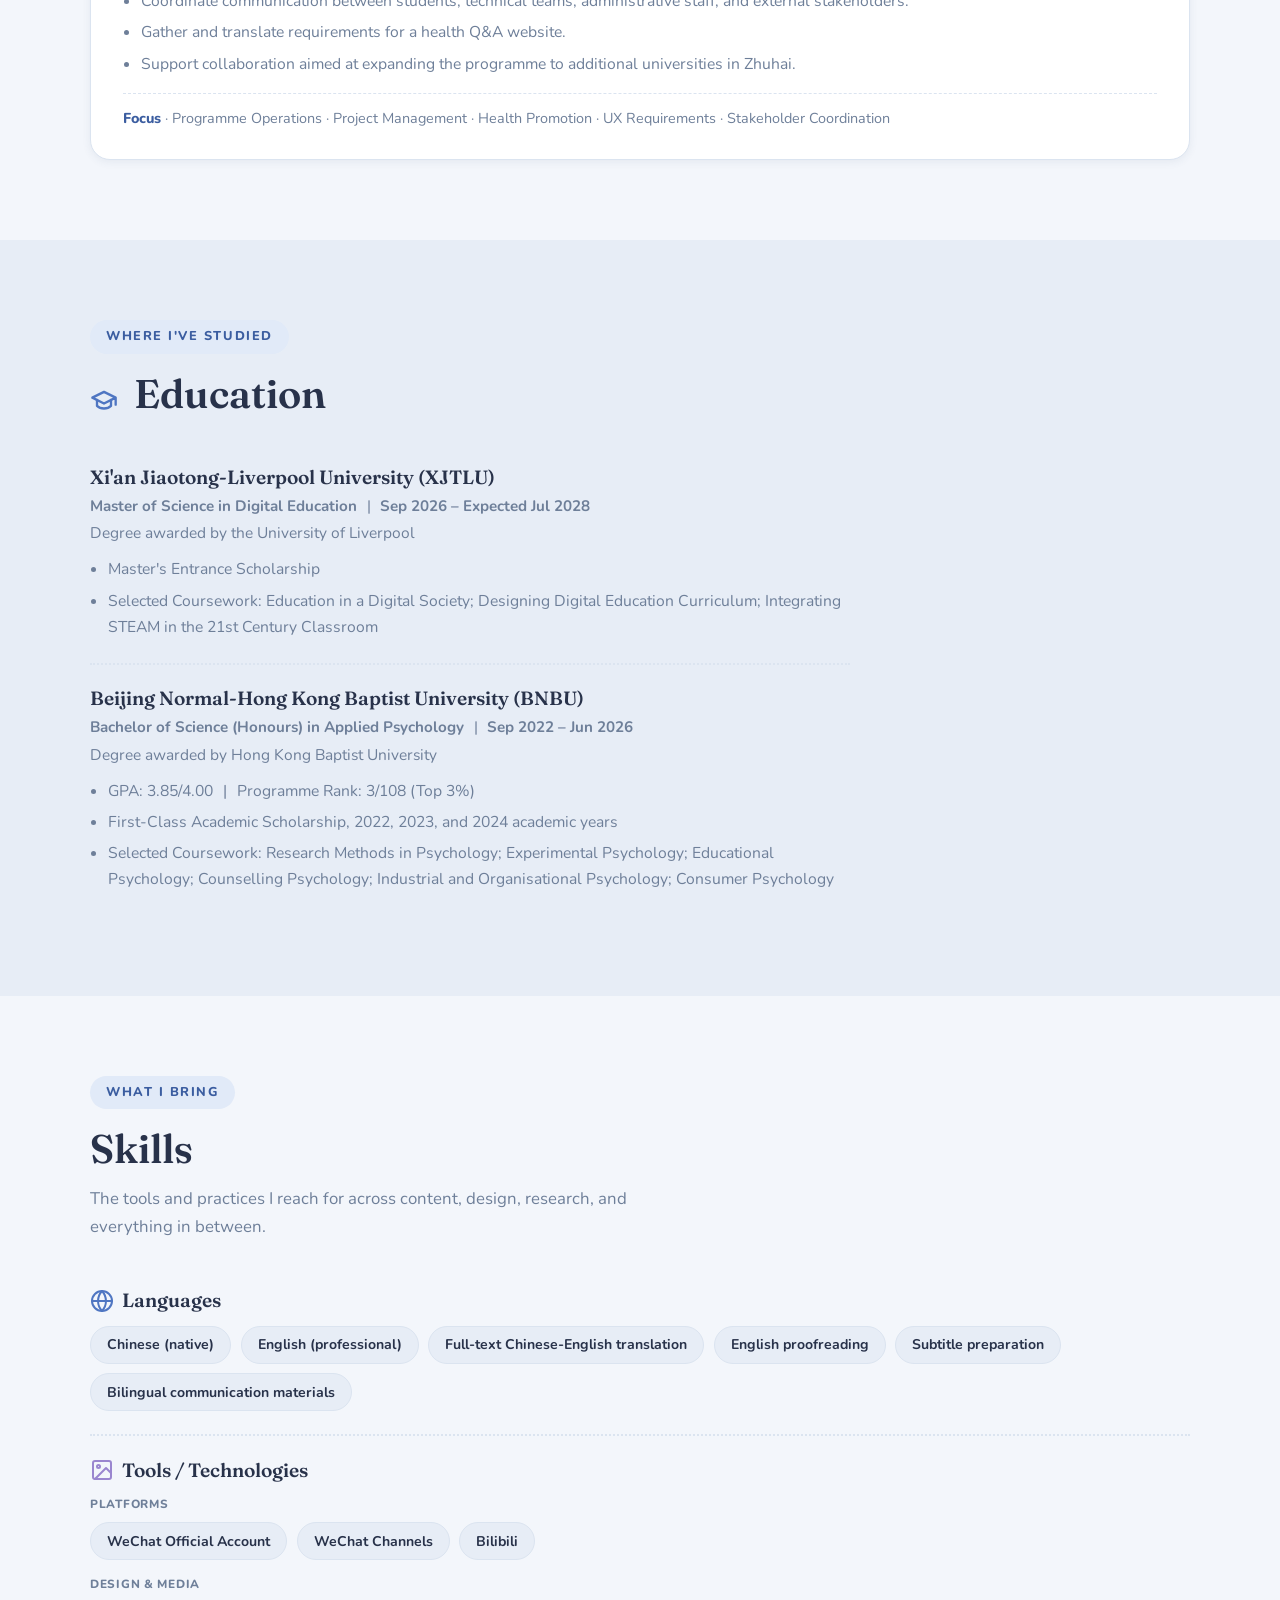
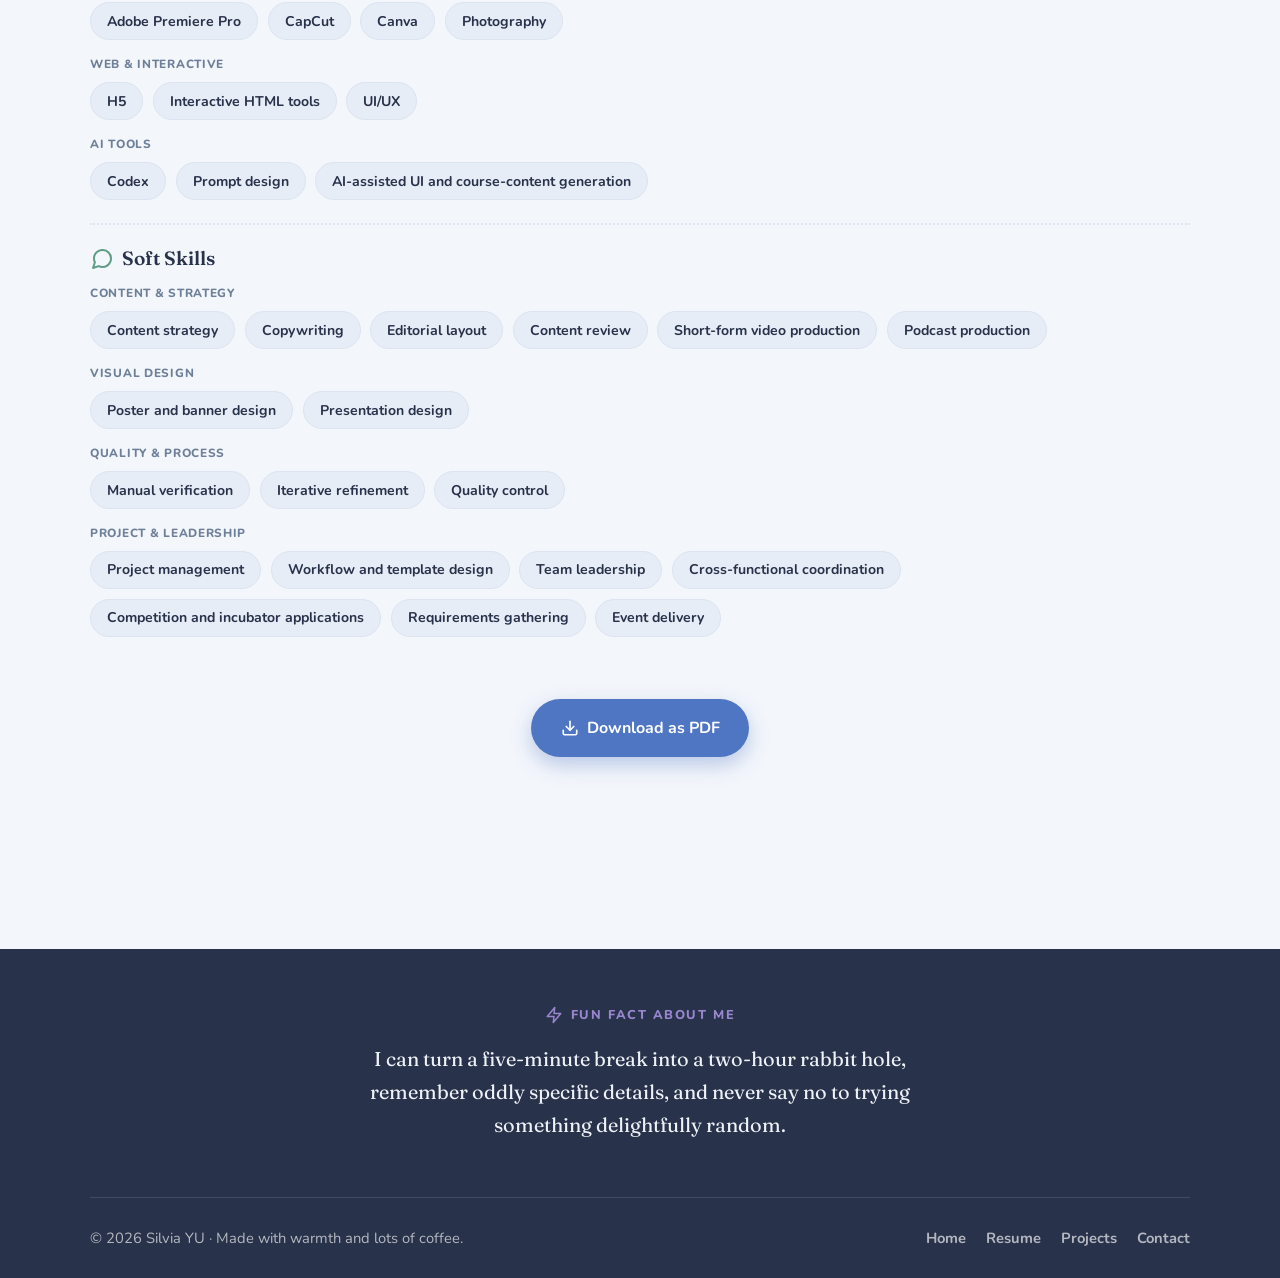
<file: resume.html>
<!DOCTYPE html>
<html lang="en">
<head>
  <meta charset="UTF-8" />
  <meta name="viewport" content="width=device-width, initial-scale=1.0" />
  <script>
    (function () {
      var t = localStorage.getItem("theme");
      if (!t) t = window.matchMedia("(prefers-color-scheme: dark)").matches ? "dark" : "light";
      if (t === "dark") document.documentElement.setAttribute("data-theme", "dark");
    })();
  </script>
  <title>Resume — Silvia YU</title>
  <meta name="description" content="Silvia YU's resume — content strategist, new media operator, and visual communicator with a background in applied psychology and digital education." />
  <link rel="preconnect" href="https://fonts.googleapis.com" />
  <link rel="preconnect" href="https://fonts.gstatic.com" crossorigin />
  <link href="https://fonts.googleapis.com/css2?family=Fraunces:opsz,wght@9..144,500;9..144,600;9..144,700&family=Nunito:wght@400;600;700;800&family=Quicksand:wght@500;600;700&display=swap" rel="stylesheet" />
  <link rel="stylesheet" href="css/styles.css" />
  <link rel="icon" href="data:image/svg+xml,<svg xmlns='http://www.w3.org/2000/svg' viewBox='0 0 100 100'><circle cx='50' cy='50' r='50' fill='%234f76c2'/><text x='50' y='68' font-size='52' text-anchor='middle' fill='white' font-family='Arial' font-weight='bold'>S</text></svg>" />
</head>
<body>

  <header class="site-header">
    <div class="container nav">
      <a class="logo" href="index.html">
        <span class="logo-mark">S</span>
        Silvia YU
      </a>
      <button class="theme-toggle" id="theme-toggle" type="button" aria-label="Switch to dark mode" aria-pressed="false">
        <svg class="icon-moon" viewBox="0 0 24 24" fill="none" stroke="currentColor" stroke-width="2" stroke-linecap="round" stroke-linejoin="round" aria-hidden="true"><path d="M21 12.79A9 9 0 1 1 11.21 3 7 7 0 0 0 21 12.79Z"/></svg>
        <svg class="icon-sun" viewBox="0 0 24 24" fill="none" stroke="currentColor" stroke-width="2" stroke-linecap="round" stroke-linejoin="round" aria-hidden="true"><circle cx="12" cy="12" r="4"/><path d="M12 2v2"/><path d="M12 20v2"/><path d="m4.93 4.93 1.41 1.41"/><path d="m17.66 17.66 1.41 1.41"/><path d="M2 12h2"/><path d="M20 12h2"/><path d="m6.34 17.66-1.41 1.41"/><path d="m19.07 6.34-1.41 1.41"/></svg>
      </button>
      <button class="nav-toggle" aria-label="Toggle navigation menu" aria-expanded="false" aria-controls="nav-menu">
        <span></span><span></span><span></span>
      </button>
      <ul class="nav-links" id="nav-menu">
        <li><a href="index.html">Home</a></li>
        <li><a href="resume.html" class="active">Resume</a></li>
        <li><a href="projects.html">Projects</a></li>
        <li><a href="contact.html">Contact Me</a></li>
      </ul>
    </div>
  </header>

  <main>
    <section class="page-hero">
      <div class="container reveal">
        <span class="eyebrow">My journey so far</span>
        <h1>Resume</h1>
        <p>A summary of where I've worked, what I've studied, and the tools I reach for every day.</p>
      </div>
    </section>

    <!-- 1. Summary -->
    <section class="section" id="summary" style="padding-top:2rem; padding-bottom:0;">
      <div class="container">
        <div class="section-head reveal" style="margin-bottom:1.2rem;">
          <span class="eyebrow">Who I am</span>
          <h2>Summary</h2>
        </div>
        <div class="resume-summary reveal">
          <p>Silvia YU is a content strategist, new media operator, and visual communicator with an interdisciplinary background in applied psychology and digital education. Her work sits at the intersection of psychology, digital experiences, and technology — spanning content planning, bilingual editing, social media operations, visual design, UI/UX, user research, and project coordination across higher education, mental health, wellbeing, and digital-product contexts. She enjoys moving between research and making: understanding people, structuring information, designing experiences, and turning ideas into something tangible — whether that means building an interactive learning activity, shaping a wellbeing product, or creating communication materials that connect human needs with thoughtful digital solutions.</p>
        </div>
      </div>
    </section>

    <!-- 2. Experience -->
    <section class="section" id="experience" style="padding-top:2.5rem;">
      <div class="container">
        <div class="section-head reveal">
          <span class="eyebrow">Where I've worked</span>
          <h2>Experience</h2>
        </div>
        <div class="timeline">
          <article class="timeline-item reveal">
            <span class="when">Mar 2026 – Present</span>
            <h3>Smoothing</h3>
            <p class="org">Head of Operations · Shenzhen Tietie Health Technology Co., Ltd.</p>
            <p class="tl-intro">A psychology-informed digital wellbeing startup exploring more engaging approaches to mindfulness and emotional health.</p>
            <strong class="tl-label">What I do</strong>
            <ul>
              <li>Lead startup operations across entrepreneurship competitions, incubator applications, business planning, and pitch development.</li>
              <li>Design product experiences and visual interfaces for the Smoothing mini-program, including its identity, homepage, task system, and interactive mindfulness games.</li>
              <li>Use an AI-assisted design workflow combining prompt design, rapid prototyping, manual review, and iterative refinement.</li>
              <li>Support early-stage user testing and translate behavioural feedback into product improvements.</li>
            </ul>
            <strong class="tl-label">Selected outcomes</strong>
            <ul>
              <li>Advanced to the BNBU final of the 2026 Fuchong Cup / China International College Students' Innovation Competition.</li>
              <li>Secured admission to the BNBU Maker Centre.</li>
              <li>Early prototype testing identified embodied interaction as a key product appeal and generated actionable insights for interaction refinement.</li>
            </ul>
          </article>

          <article class="timeline-item reveal">
            <span class="when">Sep 2025 – Jun 2026</span>
            <h3>Centre for Teaching and Learning</h3>
            <p class="org">Intern · Beijing Normal-Hong Kong Baptist University</p>
            <p class="tl-intro">Worked across digital communication, editorial design, and faculty-development initiatives, translating academic and institutional information into clear and engaging content.</p>
            <strong class="tl-label">What I did</strong>
            <ul>
              <li>Planned and produced teaching-development posters, WeChat articles, news releases, photography, and event materials.</li>
              <li>Published 70+ updates across university communication channels.</li>
              <li>Developed reusable content structures and design templates that reduced production and revision time from approximately one day to two hours per article.</li>
              <li>Produced bilingual Chinese-English content and supported communications for faculty-development activities involving 200+ participants.</li>
            </ul>
            <p class="tl-focus"><strong>Focus</strong> · Content Design · Editorial Design · Visual Communication · Workflow Design · Bilingual Communication</p>
          </article>

          <article class="timeline-item reveal">
            <span class="when">Sep 2024 – Jun 2026</span>
            <h3>Personal Growth and Counseling Center</h3>
            <p class="org">Intern &amp; Peer Counsellor · Beijing Normal-Hong Kong Baptist University</p>
            <p class="tl-intro">Combined psychology, peer support, mental-health communication, programme delivery, and visual storytelling within a professionally supervised university counselling environment.</p>
            <strong class="tl-label">What I did</strong>
            <ul>
              <li>Provided supervised peer-counselling support using active listening, empathy, and supportive communication.</li>
              <li>Co-led five university-wide mental-health initiatives reaching 2,000+ participant visits.</li>
              <li>Researched, wrote, and designed original mental-health articles from topic development through final publication.</li>
              <li>Conducted research, interviews, copywriting, and full-layout design for mental-health educational materials including the <em>Youth Loss Counselling Guide</em> and <em>Treasure Hunt at PGCC</em>.</li>
            </ul>
            <p class="tl-focus"><strong>Focus</strong> · Mental Health · Psychology Communication · Programme Design · Editorial Design · Peer Support</p>
          </article>

          <article class="timeline-item reveal">
            <span class="when">Feb 2026 – Jun 2026</span>
            <h3>Emotional Intelligence</h3>
            <p class="org">Teaching Assistant · Whole-Person Education Centre</p>
            <p class="tl-intro">Designed psychology-based learning materials that combine evidence, instructional design, visual communication, and interactive technology.</p>
            <strong class="tl-label">What I did</strong>
            <ul>
              <li>Conducted literature research and transformed psychology and wellbeing topics into structured course content.</li>
              <li>Designed an interactive HTML flip-card learning experience for emotional-intelligence concepts.</li>
              <li>Researched and developed an evidence-based teaching deck on addiction.</li>
              <li>Built a content-development workflow combining research, instructional design, AI-assisted generation, manual verification, and iterative refinement.</li>
              <li>Independently delivered five completed learning assets.</li>
            </ul>
            <p class="tl-focus"><strong>Focus</strong> · Learning Experience Design · Psychology · Educational Technology · AI-assisted Creation · Research</p>
          </article>

          <article class="timeline-item reveal">
            <span class="when">Feb 2026 – Present</span>
            <h3>Student Health Promotion Leadership Programme</h3>
            <p class="org">Project Assistant · Beijing Normal-Hong Kong Baptist University</p>
            <p class="tl-intro">Support the design and delivery of a university health-promotion programme that helps student teams transform health-related ideas into structured projects.</p>
            <strong class="tl-label">What I do</strong>
            <ul>
              <li>Support a programme serving 60+ students across eight teams and track the development of student-led project proposals.</li>
              <li>Design activity workflows, project-report templates, production processes, and programme schedules.</li>
              <li>Coordinate communication between students, technical teams, administrative staff, and external stakeholders.</li>
              <li>Gather and translate requirements for a health Q&amp;A website.</li>
              <li>Support collaboration aimed at expanding the programme to additional universities in Zhuhai.</li>
            </ul>
            <p class="tl-focus"><strong>Focus</strong> · Programme Operations · Project Management · Health Promotion · UX Requirements · Stakeholder Coordination</p>
          </article>
        </div>
      </div>
    </section>

    <!-- 3. Education -->
    <section class="section section--soft" id="education">
      <div class="container">
        <div class="section-head reveal">
          <span class="eyebrow">Where I've studied</span>
          <h2>
            <svg class="edu-icon" width="28" height="28" viewBox="0 0 24 24" fill="none" stroke="currentColor" stroke-width="2" stroke-linecap="round" stroke-linejoin="round" aria-hidden="true"><path d="M22 10v6M2 10l10-5 10 5-10 5z"/><path d="M6 12v5c3 3 9 3 12 0v-5"/></svg>
            Education
          </h2>
        </div>
        <div class="edu-entries">
          <div class="edu-entry reveal">
            <h3>Xi'an Jiaotong-Liverpool University (XJTLU)</h3>
            <p class="edu-degree-line">Master of Science in Digital Education <span class="edu-sep">|</span> Sep 2026 – Expected Jul 2028</p>
            <p class="edu-note">Degree awarded by the University of Liverpool</p>
            <ul>
              <li>Master's Entrance Scholarship</li>
              <li>Selected Coursework: Education in a Digital Society; Designing Digital Education Curriculum; Integrating STEAM in the 21st Century Classroom</li>
            </ul>
          </div>

          <div class="edu-entry reveal">
            <h3>Beijing Normal-Hong Kong Baptist University (BNBU)</h3>
            <p class="edu-degree-line">Bachelor of Science (Honours) in Applied Psychology <span class="edu-sep">|</span> Sep 2022 – Jun 2026</p>
            <p class="edu-note">Degree awarded by Hong Kong Baptist University</p>
            <ul>
              <li>GPA: 3.85/4.00 <span class="edu-sep">|</span> Programme Rank: 3/108 (Top 3%)</li>
              <li>First-Class Academic Scholarship, 2022, 2023, and 2024 academic years</li>
              <li>Selected Coursework: Research Methods in Psychology; Experimental Psychology; Educational Psychology; Counselling Psychology; Industrial and Organisational Psychology; Consumer Psychology</li>
            </ul>
          </div>
        </div>
      </div>
    </section>

    <!-- 4. Skills -->
    <section class="section" id="skills">
      <div class="container">
        <div class="section-head reveal">
          <span class="eyebrow">What I bring</span>
          <h2>Skills</h2>
          <p>The tools and practices I reach for across content, design, research, and everything in between.</p>
        </div>
        <div class="skills-grid">
          <div class="skill-card reveal">
            <h3>
              <svg viewBox="0 0 24 24" fill="none" stroke="currentColor" stroke-width="2" stroke-linecap="round" stroke-linejoin="round"><circle cx="12" cy="12" r="10"/><path d="M2 12h20"/><path d="M12 2a15.3 15.3 0 0 1 4 10 15.3 15.3 0 0 1-4 10 15.3 15.3 0 0 1-4-10 15.3 15.3 0 0 1 4-10z"/></svg>
              Languages
            </h3>
            <div class="tag-cloud">
              <span class="tag">Chinese (native)</span>
              <span class="tag">English (professional)</span>
              <span class="tag">Full-text Chinese-English translation</span>
              <span class="tag">English proofreading</span>
              <span class="tag">Subtitle preparation</span>
              <span class="tag">Bilingual communication materials</span>
            </div>
          </div>

          <div class="skill-card skill-card--accent reveal">
            <h3>
              <svg viewBox="0 0 24 24" fill="none" stroke="currentColor" stroke-width="2" stroke-linecap="round" stroke-linejoin="round"><rect x="3" y="3" width="18" height="18" rx="2"/><circle cx="8.5" cy="8.5" r="1.5"/><path d="m21 15-5-5L5 21"/></svg>
              Tools / Technologies
            </h3>
            <span class="skill-sub">Platforms</span>
            <div class="tag-cloud">
              <span class="tag">WeChat Official Account</span>
              <span class="tag">WeChat Channels</span>
              <span class="tag">Bilibili</span>
            </div>
            <span class="skill-sub">Design &amp; Media</span>
            <div class="tag-cloud">
              <span class="tag">Adobe Premiere Pro</span>
              <span class="tag">CapCut</span>
              <span class="tag">Canva</span>
              <span class="tag">Photography</span>
            </div>
            <span class="skill-sub">Web &amp; Interactive</span>
            <div class="tag-cloud">
              <span class="tag">H5</span>
              <span class="tag">Interactive HTML tools</span>
              <span class="tag">UI/UX</span>
            </div>
            <span class="skill-sub">AI Tools</span>
            <div class="tag-cloud">
              <span class="tag">Codex</span>
              <span class="tag">Prompt design</span>
              <span class="tag">AI-assisted UI and course-content generation</span>
            </div>
          </div>

          <div class="skill-card skill-card--sage reveal">
            <h3>
              <svg viewBox="0 0 24 24" fill="none" stroke="currentColor" stroke-width="2" stroke-linecap="round" stroke-linejoin="round"><path d="M21 11.5a8.38 8.38 0 0 1-.9 3.8 8.5 8.5 0 0 1-7.6 4.7 8.38 8.38 0 0 1-3.8-.9L3 21l1.9-5.7a8.38 8.38 0 0 1-.9-3.8 8.5 8.5 0 0 1 4.7-7.6 8.38 8.38 0 0 1 3.8-.9h.5a8.48 8.48 0 0 1 8 8v.5z"/></svg>
              Soft Skills
            </h3>
            <span class="skill-sub">Content &amp; Strategy</span>
            <div class="tag-cloud">
              <span class="tag">Content strategy</span>
              <span class="tag">Copywriting</span>
              <span class="tag">Editorial layout</span>
              <span class="tag">Content review</span>
              <span class="tag">Short-form video production</span>
              <span class="tag">Podcast production</span>
            </div>
            <span class="skill-sub">Visual Design</span>
            <div class="tag-cloud">
              <span class="tag">Poster and banner design</span>
              <span class="tag">Presentation design</span>
            </div>
            <span class="skill-sub">Quality &amp; Process</span>
            <div class="tag-cloud">
              <span class="tag">Manual verification</span>
              <span class="tag">Iterative refinement</span>
              <span class="tag">Quality control</span>
            </div>
            <span class="skill-sub">Project &amp; Leadership</span>
            <div class="tag-cloud">
              <span class="tag">Project management</span>
              <span class="tag">Workflow and template design</span>
              <span class="tag">Team leadership</span>
              <span class="tag">Cross-functional coordination</span>
              <span class="tag">Competition and incubator applications</span>
              <span class="tag">Requirements gathering</span>
              <span class="tag">Event delivery</span>
            </div>
          </div>
        </div>

        <div class="download-row reveal">
          <a class="btn btn-primary" href="resume.pdf" download="Silvia-YU-Resume.pdf">
            <svg viewBox="0 0 24 24" fill="none" stroke="currentColor" stroke-width="2.2" stroke-linecap="round" stroke-linejoin="round"><path d="M21 15v4a2 2 0 0 1-2 2H5a2 2 0 0 1-2-2v-4"/><polyline points="7 10 12 15 17 10"/><line x1="12" y1="15" x2="12" y2="3"/></svg>
            Download as PDF
          </a>
        </div>
      </div>
    </section>
  </main>

  <footer class="site-footer">
    <div class="container fun-fact">
      <span class="label">
        <svg viewBox="0 0 24 24" fill="none" stroke="currentColor" stroke-width="2" stroke-linecap="round" stroke-linejoin="round"><polygon points="13 2 3 14 12 14 11 22 21 10 12 10 13 2"/></svg>
        Fun fact about me
      </span>
      <p>I can turn a five-minute break into a two-hour rabbit hole, remember oddly specific details, and never say no to trying something delightfully random.</p>
    </div>
    <div class="container footer-bottom">
      <p>© 2026 Silvia YU · Made with warmth and lots of coffee.</p>
      <div class="footer-links">
        <a href="index.html">Home</a>
        <a href="resume.html">Resume</a>
        <a href="projects.html">Projects</a>
        <a href="contact.html">Contact</a>
      </div>
    </div>
  </footer>

  <script src="js/main.js"></script>
</body>
</html>
</file>
<file: css/styles.css>
/* ============================================
   Design Tokens
   ============================================ */
:root {
  /* Cool palette — blues, greens, purple */
  --bg: #f3f6fb;
  --bg-soft: #e7edf6;
  --surface: #ffffff;
  --primary: #4f76c2;
  --primary-dark: #3b5da0;
  --primary-soft: #e1eaf8;
  --accent: #9a86cf;
  --sage: #5f9e85;
  --sage-soft: #e1eee8;
  --ink: #28324a;
  --muted: #6e7f99;
  --border: #dbe4f0;
  --primary-text: #3b5da0;
  --header-bg: rgba(243, 246, 251, 0.85);
  --footer-bg: #28324a;
  color-scheme: light;

  /* Shape & depth */
  --radius-sm: 12px;
  --radius: 20px;
  --radius-lg: 32px;
  --radius-pill: 999px;
  --shadow-sm: 0 2px 8px rgba(55, 75, 120, 0.08);
  --shadow: 0 12px 32px rgba(55, 75, 120, 0.12);
  --shadow-lg: 0 24px 60px rgba(55, 75, 120, 0.18);

  /* Type */
  --font-body: "Nunito", "Segoe UI", system-ui, -apple-system, sans-serif;
  --font-display: "Fraunces", Georgia, serif;

  --container: 1100px;
}

/* ============================================
   Dark theme
   ============================================ */
html[data-theme="dark"] {
  color-scheme: dark;
  --bg: #101828;
  --bg-soft: #151f34;
  --surface: #1b2742;
  --primary-text: #a3baf7;
  --primary-soft: rgba(79, 118, 194, 0.22);
  --accent: #b4a2e8;
  --sage: #7fbf9f;
  --sage-soft: rgba(95, 158, 133, 0.16);
  --ink: #e7edf9;
  --muted: #9fb0cc;
  --border: #2b3a58;
  --shadow-sm: 0 2px 8px rgba(0, 0, 0, 0.4);
  --shadow: 0 12px 32px rgba(0, 0, 0, 0.5);
  --shadow-lg: 0 24px 60px rgba(0, 0, 0, 0.6);
  --footer-bg: #0c1322;
  --header-bg: rgba(13, 20, 36, 0.85);
}

/* Hardcoded accents that need a lighter shade on dark surfaces */
html[data-theme="dark"] .favorite-card--songs h3 svg { color: #b4a2e8; }
html[data-theme="dark"] .favorite-card--books h3 svg { color: #8fc7a8; }
html[data-theme="dark"] .tag--sage { border-color: #3a5a4b; }
html[data-theme="dark"] .form-success { border-color: #3a5a4b; color: #a9d8bd; }

/* ============================================
   Base
   ============================================ */
*,
*::before,
*::after {
  box-sizing: border-box;
  margin: 0;
  padding: 0;
}

html {
  scroll-behavior: smooth;
}

body {
  font-family: var(--font-body);
  background-color: var(--bg);
  color: var(--ink);
  line-height: 1.65;
  font-size: 17px;
  -webkit-font-smoothing: antialiased;
  transition: background-color 0.25s ease, color 0.25s ease;
}

img {
  max-width: 100%;
  display: block;
}

a {
  color: var(--primary-text);
  text-decoration: none;
}

h1,
h2,
h3 {
  font-family: var(--font-display);
  font-weight: 600;
  line-height: 1.2;
  color: var(--ink);
}

h1 {
  font-size: clamp(2.9rem, 6vw, 4.3rem);
}

h2 {
  font-size: clamp(1.8rem, 3.5vw, 2.5rem);
}

h3 {
  font-size: 1.25rem;
}

p {
  color: var(--ink);
}

.container {
  width: min(100% - 2.5rem, var(--container));
  margin-inline: auto;
}

.section {
  padding: 5rem 0;
}

.section--soft {
  background: var(--bg-soft);
}

.eyebrow {
  display: inline-block;
  font-family: var(--font-body);
  font-weight: 800;
  font-size: 0.8rem;
  letter-spacing: 0.12em;
  text-transform: uppercase;
  color: var(--primary-text);
  background: var(--primary-soft);
  padding: 0.4rem 1rem;
  border-radius: var(--radius-pill);
  margin-bottom: 1rem;
}

.section-head {
  max-width: 620px;
  margin-bottom: 3rem;
}

.section-head p {
  color: var(--muted);
  margin-top: 0.75rem;
  font-size: 1.05rem;
}

/* ============================================
   Buttons
   ============================================ */
.btn {
  display: inline-flex;
  align-items: center;
  gap: 0.5rem;
  font-family: var(--font-body);
  font-weight: 700;
  font-size: 1rem;
  padding: 0.85rem 1.7rem;
  border-radius: var(--radius-pill);
  border: 2px solid transparent;
  cursor: pointer;
  transition: transform 0.18s ease, box-shadow 0.18s ease, background 0.18s ease;
}

.btn svg {
  width: 18px;
  height: 18px;
}

.btn-primary {
  background: var(--primary);
  color: #fff;
  box-shadow: 0 8px 20px rgba(79, 118, 194, 0.35);
}

.btn-primary:hover {
  background: var(--primary-dark);
  transform: translateY(-2px);
}

.btn-outline {
  background: transparent;
  color: var(--ink);
  border-color: var(--border);
}

.btn-outline:hover {
  border-color: var(--primary);
  color: var(--primary-text);
  transform: translateY(-2px);
}

/* ============================================
   Navigation
   ============================================ */
.site-header {
  position: sticky;
  top: 0;
  z-index: 100;
  background: var(--header-bg);
  backdrop-filter: blur(12px);
  border-bottom: 1px solid var(--border);
}

.nav {
  display: flex;
  align-items: center;
  justify-content: space-between;
  padding: 1rem 0;
}

.logo {
  display: flex;
  align-items: center;
  gap: 0.6rem;
  font-family: var(--font-display);
  font-weight: 700;
  font-size: 1.3rem;
  color: var(--ink);
}

.logo-mark {
  display: grid;
  place-items: center;
  width: 38px;
  height: 38px;
  border-radius: 50%;
  background: var(--primary);
  color: #fff;
  font-size: 1rem;
  font-family: var(--font-body);
  font-weight: 800;
}

.nav-links {
  display: flex;
  align-items: center;
  gap: 0.4rem;
  list-style: none;
}

.nav-links a {
  display: block;
  padding: 0.55rem 1.1rem;
  border-radius: var(--radius-pill);
  font-weight: 700;
  font-size: 0.98rem;
  color: var(--ink);
  transition: background 0.18s ease, color 0.18s ease;
}

.nav-links a:hover {
  background: var(--primary-soft);
  color: var(--primary-text);
}

.nav-links a.active {
  background: var(--primary);
  color: #fff;
}

/* Theme toggle */
.theme-toggle {
  display: inline-flex;
  align-items: center;
  justify-content: center;
  width: 42px;
  height: 42px;
  border-radius: 50%;
  border: 1px solid var(--border);
  background: var(--surface);
  color: var(--ink);
  cursor: pointer;
  margin-left: auto;
  margin-right: 0.75rem;
  transition: transform 0.18s ease, border-color 0.18s ease, color 0.18s ease, background 0.18s ease;
}

.theme-toggle:hover {
  border-color: var(--primary);
  color: var(--primary-text);
  transform: translateY(-2px);
}

.theme-toggle svg {
  width: 20px;
  height: 20px;
}

.theme-toggle .icon-sun {
  display: none;
}

html[data-theme="dark"] .theme-toggle .icon-sun {
  display: block;
}

html[data-theme="dark"] .theme-toggle .icon-moon {
  display: none;
}

.nav-toggle {
  display: none;
  flex-direction: column;
  justify-content: center;
  gap: 5px;
  width: 46px;
  height: 46px;
  background: var(--surface);
  border: 1px solid var(--border);
  border-radius: 50%;
  cursor: pointer;
  padding: 0 11px;
}

.nav-toggle span {
  display: block;
  height: 2px;
  width: 100%;
  background: var(--ink);
  border-radius: 2px;
  transition: transform 0.25s ease, opacity 0.25s ease;
}

.nav-toggle[aria-expanded="true"] span:nth-child(1) {
  transform: translateY(7px) rotate(45deg);
}

.nav-toggle[aria-expanded="true"] span:nth-child(2) {
  opacity: 0;
}

.nav-toggle[aria-expanded="true"] span:nth-child(3) {
  transform: translateY(-7px) rotate(-45deg);
}

/* ============================================
   Hero (Home)
   ============================================ */
.hero {
  padding: 5rem 0 4rem;
}

.hero-grid {
  display: grid;
  grid-template-columns: 1.1fr 0.9fr;
  gap: 3.5rem;
  align-items: center;
}

.hero-text .wave {
  display: inline-block;
  animation: wave 2.4s ease-in-out infinite;
  transform-origin: 70% 70%;
}

@keyframes wave {
  0%, 60%, 100% { transform: rotate(0deg); }
  10%, 30% { transform: rotate(14deg); }
  20% { transform: rotate(-8deg); }
  40% { transform: rotate(-4deg); }
  50% { transform: rotate(10deg); }
}

.hero-text h1 span {
  color: var(--primary);
}

.hero-text .lead {
  font-size: 1.15rem;
  color: var(--muted);
  margin: 1.25rem 0 2rem;
  max-width: 48ch;
}

.hero-actions {
  display: flex;
  flex-wrap: wrap;
  gap: 0.9rem;
}

.hero-photo {
  position: relative;
  justify-self: center;
  width: min(380px, 80vw);
  aspect-ratio: 1;
  background: var(--surface);
  border: 1px solid var(--border);
  border-radius: var(--radius-lg);
  box-shadow: var(--shadow);
}

.hero-photo img {
  width: 100%;
  height: 100%;
  object-fit: cover;
  border-radius: calc(var(--radius-lg) - 1px);
}

.hero-badge {
  position: absolute;
  bottom: 18px;
  left: -14px;
  background: var(--surface);
  border-radius: var(--radius-pill);
  padding: 0.55rem 1.1rem;
  font-weight: 800;
  font-size: 0.9rem;
  box-shadow: var(--shadow);
  display: flex;
  align-items: center;
  gap: 0.5rem;
  z-index: 2;
}

.hero-badge .dot {
  width: 9px;
  height: 9px;
  border-radius: 50%;
  background: var(--sage);
}

/* ============================================
   Intro strip (Home)
   ============================================ */
.intro-card {
  background: var(--surface);
  border-radius: var(--radius-lg);
  padding: 3rem;
  box-shadow: var(--shadow-sm);
  border: 1px solid var(--border);
  display: grid;
  grid-template-columns: 1fr 1fr;
  gap: 2.5rem;
}

.intro-card p {
  color: var(--muted);
  font-size: 1.08rem;
}

.intro-card p + p {
  margin-top: 1rem;
}

.intro-stats {
  display: grid;
  gap: 1rem;
  align-content: center;
}

.stat {
  background: var(--bg);
  border-radius: var(--radius);
  padding: 1.25rem 1.5rem;
  display: flex;
  align-items: center;
  gap: 1rem;
}

.stat-icon {
  display: grid;
  place-items: center;
  width: 48px;
  height: 48px;
  border-radius: var(--radius-sm);
  background: var(--primary-soft);
  color: var(--primary-text);
  flex-shrink: 0;
}

.stat-icon svg {
  width: 24px;
  height: 24px;
}

.stat strong {
  display: block;
  font-size: 1.25rem;
  font-family: var(--font-display);
}

.stat span {
  color: var(--muted);
  font-size: 0.92rem;
}

/* ============================================
   Things I like (Home)
   ============================================ */
.likes-grid {
  display: grid;
  grid-template-columns: repeat(3, 1fr);
  gap: 1.75rem;
}

.like-card {
  background: var(--surface);
  border-radius: var(--radius);
  overflow: hidden;
  border: 1px solid var(--border);
  box-shadow: var(--shadow-sm);
  transition: transform 0.22s ease, box-shadow 0.22s ease;
}

.like-card:hover {
  transform: translateY(-6px);
  box-shadow: var(--shadow);
}

.like-card img {
  width: 100%;
  aspect-ratio: 4 / 3;
  object-fit: cover;
}

.like-body {
  padding: 1.5rem 1.6rem 1.8rem;
}

.like-body h3 {
  margin-bottom: 0.45rem;
}

.like-body p {
  color: var(--muted);
  font-size: 0.98rem;
}

/* ============================================
   Favorites lists (Home)
   ============================================ */
.favorites-grid {
  display: grid;
  grid-template-columns: repeat(3, 1fr);
  gap: 1.75rem;
}

.favorite-card {
  background: var(--surface);
  border-radius: var(--radius);
  padding: 1.8rem 2rem 2rem;
  border: 1px solid var(--border);
  box-shadow: var(--shadow-sm);
  transition: transform 0.22s ease, box-shadow 0.22s ease;
}

.favorite-card:hover {
  transform: translateY(-6px);
  box-shadow: var(--shadow);
}

.favorite-card h3 {
  display: flex;
  align-items: center;
  gap: 0.65rem;
  margin-bottom: 1.25rem;
}

.favorite-card h3 svg {
  width: 22px;
  height: 22px;
}

.favorite-card--movies h3 svg { color: var(--primary-text); }
.favorite-card--songs h3 svg { color: #6d5aa8; }
.favorite-card--books h3 svg { color: #3d6e58; }

.favorite-card ul {
  list-style: none;
  display: grid;
  gap: 0.8rem;
}

.favorite-card li {
  position: relative;
  padding-left: 1.4rem;
  font-size: 1rem;
}

.favorite-card li::before {
  content: "";
  position: absolute;
  left: 2px;
  top: 0.62em;
  width: 8px;
  height: 8px;
  border-radius: 50%;
}

.favorite-card--movies li::before { background: var(--primary); }
.favorite-card--songs li::before { background: var(--accent); }
.favorite-card--books li::before { background: var(--sage); }

.favorite-card .by {
  color: var(--muted);
  font-size: 0.92rem;
}

/* ============================================
   CTA band
   ============================================ */
.cta-band {
  background: linear-gradient(135deg, var(--primary), var(--primary-dark));
  border-radius: var(--radius-lg);
  padding: 3.5rem;
  text-align: center;
  color: #fff;
}

.cta-band h2 {
  color: #fff;
}

.cta-band p {
  color: rgba(255, 255, 255, 0.88);
  max-width: 46ch;
  margin: 0.75rem auto 2rem;
  font-size: 1.08rem;
}

.cta-band .btn {
  background: #fff;
  color: var(--primary-dark);
}

.cta-band .btn:hover {
  background: var(--bg);
}

.cta-actions {
  display: flex;
  justify-content: center;
  flex-wrap: wrap;
  gap: 1rem;
}

.cta-band .btn-outline-light {
  background: transparent;
  color: #fff;
  border-color: rgba(255, 255, 255, 0.65);
}

.cta-band .btn-outline-light:hover {
  background: rgba(255, 255, 255, 0.14);
  border-color: #fff;
  transform: translateY(-2px);
}

/* ============================================
   Page hero (sub-pages)
   ============================================ */
.page-hero {
  padding: 4.5rem 0 3rem;
  text-align: center;
}

.page-hero h1 {
  font-family: "Quicksand", var(--font-body);
  font-weight: 700;
}

.page-hero p {
  color: var(--muted);
  max-width: 52ch;
  margin: 1rem auto 0;
  font-size: 1.1rem;
}

/* ============================================
   Resume
   ============================================ */
.resume-layout {
  display: grid;
  grid-template-columns: 1fr;
  gap: 2.5rem;
  align-items: start;
}

.timeline {
  position: relative;
  display: grid;
  gap: 1.5rem;
}

.timeline-item {
  background: var(--surface);
  border: 1px solid var(--border);
  border-radius: var(--radius);
  padding: 1.75rem 2rem;
  box-shadow: var(--shadow-sm);
  position: relative;
}

.timeline-item .when {
  display: inline-block;
  font-size: 0.82rem;
  font-weight: 800;
  color: var(--primary-text);
  background: var(--primary-soft);
  padding: 0.3rem 0.9rem;
  border-radius: var(--radius-pill);
  margin-bottom: 0.7rem;
}

.timeline-item h3 {
  font-size: 1.2rem;
}

.timeline-item .org {
  font-weight: 700;
  color: var(--muted);
  font-size: 0.95rem;
  margin-bottom: 0.6rem;
}

.timeline-item ul {
  padding-left: 1.15rem;
  color: var(--muted);
  font-size: 0.98rem;
}

.timeline-item li + li {
  margin-top: 0.35rem;
}

.timeline-item .tl-intro {
  color: var(--muted);
  font-size: 0.97rem;
  line-height: 1.6;
}

.timeline-item .tl-label {
  display: block;
  margin-top: 1.1rem;
  margin-bottom: 0.4rem;
  font-weight: 800;
  font-size: 0.85rem;
  text-transform: uppercase;
  letter-spacing: 0.05em;
  color: var(--primary-text);
}

.timeline-item .tl-focus {
  margin-top: 1rem;
  padding-top: 0.8rem;
  border-top: 1px dashed var(--border);
  color: var(--muted);
  font-size: 0.9rem;
}

.timeline-item .tl-focus strong {
  color: var(--primary-text);
  font-weight: 800;
}

.side-card {
  background: var(--surface);
  border: 1px solid var(--border);
  border-radius: var(--radius);
  padding: 1.8rem 2rem;
  box-shadow: var(--shadow-sm);
}

.side-card + .side-card {
  margin-top: 1.5rem;
}

.side-card h3 {
  margin-bottom: 1.1rem;
  display: flex;
  align-items: center;
  gap: 0.6rem;
  font-size: 1.1rem;
}

.side-card h3 svg {
  width: 20px;
  height: 20px;
  color: var(--primary-text);
}

.edu-item + .edu-item {
  margin-top: 1.1rem;
  padding-top: 1.1rem;
  border-top: 1px dashed var(--border);
}

.edu-item strong {
  display: block;
}

.edu-item span {
  display: block;
  color: var(--muted);
  font-size: 0.92rem;
}

.edu-item ul {
  margin-top: 0.5rem;
  padding-left: 1.1rem;
  color: var(--muted);
  font-size: 0.92rem;
  display: grid;
  gap: 0.3rem;
}

.tag-cloud {
  display: flex;
  flex-wrap: wrap;
  gap: 0.55rem;
}

.tag {
  background: var(--bg-soft);
  border: 1px solid var(--border);
  color: var(--ink);
  font-size: 0.88rem;
  font-weight: 700;
  padding: 0.4rem 1rem;
  border-radius: var(--radius-pill);
}

.tag--sage {
  background: var(--sage-soft);
  border-color: #c3dccf;
}

/* Skills grid (Resume, vertical stack) */
.skills-grid {
  display: flex;
  flex-direction: column;
}

/* Summary section (Resume) */
.resume-summary {
  margin: 0;
}

.resume-summary p {
  font-size: 1.08rem;
  line-height: 1.8;
  color: var(--ink);
}

/* Education entries (Resume, clean text layout) */
.edu-icon,
h2 .edu-icon {
  width: 28px !important;
  height: 28px !important;
  flex: 0 0 28px;
  margin-right: 0.5rem;
  color: var(--primary);
  vertical-align: -6px;
}

.edu-entries {
  max-width: 760px;
}

.edu-entry {
  padding: 1.4rem 0;
}

.edu-entry:first-child {
  padding-top: 0;
}

.edu-entry + .edu-entry {
  border-top: 2px dotted var(--border);
}

.edu-entry h3 {
  font-size: 1.2rem;
  color: var(--ink);
  margin-bottom: 0.3rem;
}

.edu-degree-line {
  font-weight: 700;
  color: var(--muted);
  font-size: 0.95rem;
  margin-bottom: 0.15rem;
}

.edu-sep {
  color: var(--muted);
  margin: 0 0.35rem;
  font-weight: 400;
}

.edu-note {
  font-size: 0.97rem;
  color: var(--muted);
  line-height: 1.6;
  margin-bottom: 0.7rem;
}

.edu-entry ul {
  padding-left: 1.15rem;
  color: var(--muted);
  font-size: 0.98rem;
}

.edu-entry li + li {
  margin-top: 0.35rem;
}

.skill-card {
  padding: 1.4rem 0;
}

.skill-card + .skill-card {
  border-top: 2px dotted var(--border);
}

.skill-card:first-child {
  padding-top: 0;
}

.skill-card:hover {
  transform: none;
  box-shadow: none;
}

.skill-card h3 {
  display: flex;
  align-items: center;
  gap: 0.5rem;
  font-size: 1.2rem;
  margin-bottom: 0.8rem;
}

.skill-card h3 svg {
  width: 24px;
  height: 24px;
  color: var(--primary);
  flex-shrink: 0;
}

.skill-card--accent h3 svg { color: var(--accent); }
.skill-card--sage h3 svg { color: var(--sage); }

.skill-sub {
  display: block;
  font-size: 0.74rem;
  font-weight: 800;
  text-transform: uppercase;
  letter-spacing: 0.06em;
  color: var(--muted);
  margin: 0.9rem 0 0.5rem;
}

.skill-sub:first-of-type {
  margin-top: 0.3rem;
}

.skill-card .tag-cloud {
  gap: 0.6rem;
}

.download-row {
  margin-top: 2.5rem;
  text-align: center;
}

/* ============================================
   Projects
   ============================================ */
.filter-bar {
  display: flex;
  flex-wrap: wrap;
  gap: 0.6rem;
  justify-content: center;
  margin-bottom: 3rem;
}

.filter-btn {
  font-family: var(--font-body);
  font-weight: 700;
  font-size: 0.95rem;
  padding: 0.55rem 1.3rem;
  border-radius: var(--radius-pill);
  border: 1px solid var(--border);
  background: var(--surface);
  color: var(--muted);
  cursor: pointer;
  transition: all 0.18s ease;
}

.filter-btn:hover {
  border-color: var(--primary);
  color: var(--primary-text);
}

.filter-btn.active {
  background: var(--primary);
  border-color: var(--primary);
  color: #fff;
}

.projects-grid {
  display: grid;
  grid-template-columns: repeat(3, 1fr);
  grid-auto-rows: 1fr;
  gap: 1.75rem;
}

.project-card {
  background: var(--surface);
  border: 1px solid var(--border);
  border-radius: var(--radius);
  overflow: hidden;
  box-shadow: var(--shadow-sm);
  display: flex;
  flex-direction: column;
  transition: transform 0.22s ease, box-shadow 0.22s ease;
}

.project-card:hover {
  transform: translateY(-6px);
  box-shadow: var(--shadow);
}

.project-thumb {
  aspect-ratio: 16 / 10;
  display: grid;
  place-items: center;
}

.project-thumb svg {
  width: 56px;
  height: 56px;
}

.project-thumb--1 { background: linear-gradient(135deg, #d8e3f5, #9db6dd); color: #3b5da0; }
.project-thumb--2 { background: linear-gradient(135deg, #d9ebe2, #97c8b1); color: #3d6e58; }
.project-thumb--3 { background: linear-gradient(135deg, #d6e9ec, #8ec3cc); color: #2f6773; }
.project-thumb--4 { background: linear-gradient(135deg, #e6e0f4, #b3a4da); color: #55488a; }
.project-thumb--5 { background: linear-gradient(135deg, #dde1f2, #9fa8d4); color: #444d85; }
.project-thumb--6 { background: linear-gradient(135deg, #dbe5f7, #93aee0); color: #33528a; }
.project-thumb--7 { background: linear-gradient(135deg, #d9ece6, #8fc0ad); color: #37694f; }
.project-thumb--8 { background: linear-gradient(135deg, #e2e0f5, #a9a3dd); color: #4f4a8f; }

.project-card .project-thumb svg {
  transition: transform 0.25s ease;
}

.project-card:hover .project-thumb svg {
  transform: scale(1.1);
}

.project-cat {
  display: block;
  font-size: 0.78rem;
  font-weight: 800;
  text-transform: uppercase;
  letter-spacing: 0.06em;
  color: var(--primary-text);
  margin-bottom: 0.3rem;
}

.project-body {
  padding: 1.5rem 1.6rem 1.7rem;
  display: flex;
  flex-direction: column;
  flex: 1;
}

.project-body h3 {
  margin-bottom: 0.5rem;
}

.project-body p {
  color: var(--muted);
  font-size: 0.96rem;
  flex: 1;
}

.project-tags {
  display: flex;
  flex-wrap: wrap;
  gap: 0.45rem;
  margin: 1rem 0 1.2rem;
}

.project-tags .tag {
  font-size: 0.78rem;
  padding: 0.28rem 0.8rem;
}

.project-links {
  display: flex;
  gap: 1.2rem;
}

.project-links a,
.project-links .pending {
  font-weight: 800;
  font-size: 0.92rem;
  display: inline-flex;
  align-items: center;
  gap: 0.35rem;
}

.project-links a svg,
.project-links .pending svg {
  width: 16px;
  height: 16px;
  transition: transform 0.18s ease;
}

.project-links a:hover {
  text-decoration: underline;
}

.project-links a:hover svg {
  transform: translateX(3px);
}

/* CTA placeholder — shown until a real project URL is added */
.project-links .pending {
  color: var(--muted);
  opacity: 0.75;
  cursor: default;
}

.filter-btn:focus-visible,
.project-links a:focus-visible {
  outline: 2px solid var(--primary);
  outline-offset: 2px;
}

/* Card entrance (page load + filter changes) */
@keyframes card-in {
  from {
    opacity: 0;
    transform: translateY(12px);
  }
  to {
    opacity: 1;
    transform: translateY(0);
  }
}

.card-enter {
  animation: card-in 0.45s ease both;
}

/* ============================================
   Contact
   ============================================ */
.contact-grid {
  display: grid;
  grid-template-columns: 0.9fr 1.1fr;
  gap: 2.5rem;
  align-items: start;
}

.contact-info {
  display: grid;
  gap: 1.25rem;
}

.info-card {
  background: var(--surface);
  border: 1px solid var(--border);
  border-radius: var(--radius);
  padding: 1.5rem 1.7rem;
  display: flex;
  align-items: center;
  gap: 1.1rem;
  box-shadow: var(--shadow-sm);
  transition: transform 0.18s ease;
}

.info-card:hover {
  transform: translateX(4px);
}

.info-icon {
  display: grid;
  place-items: center;
  width: 50px;
  height: 50px;
  border-radius: var(--radius-sm);
  background: var(--primary-soft);
  color: var(--primary-text);
  flex-shrink: 0;
}

.info-icon svg {
  width: 24px;
  height: 24px;
}

.info-card strong {
  display: block;
  font-size: 0.9rem;
  text-transform: uppercase;
  letter-spacing: 0.06em;
  color: var(--muted);
}

.info-card a,
.info-card span {
  font-weight: 700;
  color: var(--ink);
}

.social-row {
  display: flex;
  gap: 0.8rem;
  margin-top: 0.4rem;
}

.social-btn {
  display: grid;
  place-items: center;
  width: 48px;
  height: 48px;
  border-radius: 50%;
  background: var(--surface);
  border: 1px solid var(--border);
  color: var(--primary-text);
  transition: all 0.18s ease;
}

.social-btn svg {
  width: 22px;
  height: 22px;
}

.social-btn:hover {
  background: var(--primary);
  border-color: var(--primary);
  color: #fff;
  transform: translateY(-3px);
}

.contact-form-card {
  background: var(--surface);
  border: 1px solid var(--border);
  border-radius: var(--radius-lg);
  padding: 2.5rem;
  box-shadow: var(--shadow-sm);
}

.form-row {
  display: grid;
  grid-template-columns: 1fr 1fr;
  gap: 1.2rem;
}

.form-group {
  margin-bottom: 1.2rem;
}

.form-group label {
  display: block;
  font-weight: 800;
  font-size: 0.92rem;
  margin-bottom: 0.45rem;
}

.form-group input,
.form-group textarea {
  width: 100%;
  font-family: var(--font-body);
  font-size: 1rem;
  color: var(--ink);
  background: var(--bg);
  border: 1.5px solid var(--border);
  border-radius: var(--radius-sm);
  padding: 0.85rem 1.1rem;
  transition: border-color 0.18s ease, box-shadow 0.18s ease;
}

.form-group textarea {
  resize: vertical;
  min-height: 140px;
}

.form-group input:focus,
.form-group textarea:focus {
  outline: none;
  border-color: var(--primary);
  box-shadow: 0 0 0 4px var(--primary-soft);
}

.form-note {
  margin-top: 1rem;
  font-size: 0.88rem;
  color: var(--muted);
}

.form-success {
  display: none;
  background: var(--sage-soft);
  border: 1px solid #c3dccf;
  color: #38634f;
  border-radius: var(--radius-sm);
  padding: 1rem 1.2rem;
  font-weight: 700;
  margin-bottom: 1.2rem;
}

.form-success.show {
  display: block;
}

/* ============================================
   Footer
   ============================================ */
.site-footer {
  margin-top: 7rem;
  background: var(--footer-bg);
  color: #eaeef5;
}

.fun-fact {
  padding: 3.5rem 0;
  text-align: center;
  border-bottom: 1px solid rgba(255, 255, 255, 0.12);
}

.fun-fact .label {
  display: inline-flex;
  align-items: center;
  gap: 0.5rem;
  font-weight: 800;
  font-size: 0.8rem;
  letter-spacing: 0.12em;
  text-transform: uppercase;
  color: var(--accent);
  margin-bottom: 1rem;
}

.fun-fact .label svg {
  width: 18px;
  height: 18px;
}

.fun-fact p {
  color: #eef2f8;
  font-size: 1.25rem;
  font-family: var(--font-display);
  max-width: 46ch;
  margin-inline: auto;
}

.footer-bottom {
  padding: 1.75rem 0;
  display: flex;
  align-items: center;
  justify-content: space-between;
  gap: 1rem;
  flex-wrap: wrap;
}

.footer-bottom p {
  color: rgba(255, 255, 255, 0.65);
  font-size: 0.92rem;
}

.footer-links {
  display: flex;
  gap: 1.25rem;
}

.footer-links a {
  color: rgba(255, 255, 255, 0.65);
  font-size: 0.92rem;
  font-weight: 700;
}

.footer-links a:hover {
  color: #fff;
}

/* ============================================
   Task Planner — mini to-do app (Projects page)
   ============================================ */
.todo-app {
  max-width: 700px;
  margin: 0 auto;
  background: var(--surface);
  border: 1px solid var(--border);
  border-radius: var(--radius-lg);
  box-shadow: var(--shadow);
  padding: 2.5rem;
}

/* Breathing room between consecutive mini-project cards */
.todo-app + .todo-app {
  margin-top: 2.5rem;
}

/* --- cloud sync status banner --- */
.sync-status {
  display: flex;
  align-items: center;
  justify-content: center;
  gap: 0.55rem;
  font-size: 0.86rem;
  font-weight: 700;
  border-radius: var(--radius-pill);
  padding: 0.5rem 1rem;
  margin: 0 auto 1.6rem;
  border: 1px solid var(--border);
  background: var(--bg);
  color: var(--muted);
  transition: background 0.2s ease, color 0.2s ease, border-color 0.2s ease;
}

.sync-dot {
  width: 9px;
  height: 9px;
  border-radius: 50%;
  background: currentColor;
  flex: 0 0 auto;
}

.sync-status[data-state="syncing"] {
  color: var(--primary);
  border-color: var(--primary-soft);
  background: var(--primary-soft);
}

.sync-status[data-state="syncing"] .sync-dot {
  animation: sync-pulse 1s ease-in-out infinite;
}

@keyframes sync-pulse {
  0%, 100% { opacity: 1; transform: scale(1); }
  50% { opacity: 0.4; transform: scale(0.75); }
}

.sync-status[data-state="synced"] {
  color: #4a8d6c;
  border-color: rgba(74, 141, 108, 0.3);
  background: rgba(74, 141, 108, 0.09);
}

.sync-status[data-state="error"] {
  color: #c05c5c;
  border-color: rgba(192, 92, 92, 0.35);
  background: rgba(192, 92, 92, 0.08);
}

html[data-theme="dark"] .sync-status[data-state="synced"] {
  color: #82c6a1;
  border-color: rgba(130, 198, 161, 0.3);
  background: rgba(130, 198, 161, 0.12);
}

html[data-theme="dark"] .sync-status[data-state="error"] {
  color: #e88c8c;
  border-color: rgba(232, 140, 140, 0.35);
  background: rgba(232, 140, 140, 0.12);
}

/* --- skeleton rows during the initial fetch --- */
.todo-skeleton {
  display: flex;
  align-items: center;
  gap: 0.9rem;
  padding: 0.9rem 0.4rem;
  list-style: none;
}

.sk {
  display: block;
  border-radius: 8px;
  background: linear-gradient(
    90deg,
    var(--border) 25%,
    var(--primary-soft) 50%,
    var(--border) 75%
  );
  background-size: 200% 100%;
  animation: sk-shimmer 1.3s ease-in-out infinite;
}

.sk-check {
  width: 26px;
  height: 26px;
  border-radius: 50%;
  flex: 0 0 auto;
}

.sk-line {
  height: 14px;
  flex: 1;
}

@keyframes sk-shimmer {
  0% { background-position: 200% 0; }
  100% { background-position: -200% 0; }
}

@media (prefers-reduced-motion: reduce) {
  .sync-status[data-state="syncing"] .sync-dot,
  .sk {
    animation: none;
  }
}

.todo-head {
  text-align: center;
  margin-bottom: 1.8rem;
}

.todo-badge {
  display: inline-block;
  font-size: 0.74rem;
  font-weight: 800;
  text-transform: uppercase;
  letter-spacing: 0.07em;
  color: #37694f;
  background: var(--sage-soft);
  border-radius: var(--radius-pill);
  padding: 0.3rem 0.85rem;
  margin-bottom: 0.8rem;
}

html[data-theme="dark"] .todo-badge {
  color: #a9d8bd;
}

.todo-head h2 {
  font-family: var(--font-display);
  font-size: 2rem;
  margin-bottom: 0.5rem;
}

.todo-head p {
  color: var(--muted);
  font-size: 0.95rem;
}

/* --- add-task form --- */
.todo-form {
  display: flex;
  flex-direction: column;
  gap: 1.1rem;
}

/* Date + Importance side-by-side row */
.todo-row {
  display: grid;
  grid-template-columns: 1fr 1fr;
  gap: 0.9rem;
}

.todo-field {
  display: flex;
  flex-direction: column;
  gap: 0.4rem;
  min-width: 0;
}

.todo-field label,
.todo-picker-label {
  font-size: 0.76rem;
  font-weight: 800;
  text-transform: uppercase;
  letter-spacing: 0.06em;
  color: var(--muted);
}

.todo-optional {
  text-transform: none;
  letter-spacing: 0;
  font-weight: 700;
  opacity: 0.75;
}

.todo-field input {
  width: 100%;
  font-family: var(--font-body);
  font-size: 1rem;
  color: var(--ink);
  background: var(--bg);
  border: 1.5px solid var(--border);
  border-radius: var(--radius-sm);
  padding: 0.8rem 1rem;
  transition: border-color 0.18s ease, box-shadow 0.18s ease;
}

.todo-field input:focus {
  outline: none;
  border-color: var(--primary);
  box-shadow: 0 0 0 4px var(--primary-soft);
}

.todo-add {
  align-self: flex-end;
}

/* --- importance segmented control --- */
.priority-picker {
  display: grid;
  grid-template-columns: repeat(3, 1fr);
  gap: 0;
  background: var(--bg);
  border: 1.5px solid var(--border);
  border-radius: var(--radius-sm);
  padding: 4px;
}

.priority-btn {
  display: inline-flex;
  align-items: center;
  justify-content: center;
  gap: 0.32rem;
  font-family: var(--font-body);
  font-size: 0.83rem;
  font-weight: 800;
  color: var(--muted);
  background: transparent;
  border: none;
  border-radius: 9px;
  padding: 0.55rem 0.35rem;
  cursor: pointer;
  transition: background 0.18s ease, color 0.18s ease;
}

.priority-btn svg {
  width: 14px;
  height: 14px;
}

.priority-btn.active {
  color: var(--p-color);
  background: var(--p-soft);
}

.priority-btn[data-priority="high"] {
  --p-color: #d96b6b;
  --p-soft: rgba(217, 107, 107, 0.13);
}
.priority-btn[data-priority="medium"] {
  --p-color: #c69234;
  --p-soft: rgba(198, 146, 52, 0.14);
}
.priority-btn[data-priority="low"] {
  --p-color: #4f906f;
  --p-soft: rgba(79, 144, 111, 0.14);
}

html[data-theme="dark"] .priority-btn[data-priority="high"] {
  --p-color: #e88c8c;
  --p-soft: rgba(232, 140, 140, 0.17);
}
html[data-theme="dark"] .priority-btn[data-priority="medium"] {
  --p-color: #e0b668;
  --p-soft: rgba(224, 182, 104, 0.17);
}
html[data-theme="dark"] .priority-btn[data-priority="low"] {
  --p-color: #82c6a1;
  --p-soft: rgba(130, 198, 161, 0.17);
}

/* --- emoji picker --- */
.emoji-picker {
  display: flex;
  flex-wrap: wrap;
  gap: 0.42rem;
}

.emoji-btn {
  width: 38px;
  height: 38px;
  display: grid;
  place-items: center;
  font-size: 1.18rem;
  line-height: 1;
  background: var(--surface);
  border: 1.5px solid var(--border);
  border-radius: 10px;
  cursor: pointer;
  transition: transform 0.15s ease, border-color 0.15s ease, background 0.15s ease;
}

.emoji-btn:hover {
  transform: translateY(-2px);
  border-color: var(--primary);
}

.emoji-btn.active {
  background: var(--primary-soft);
  border-color: var(--primary);
  box-shadow: 0 0 0 2px var(--bg), 0 0 0 4px var(--primary-soft);
}

.priority-btn:focus-visible,
.emoji-btn:focus-visible {
  outline: 2px solid var(--primary);
  outline-offset: 2px;
}

/* --- meta row --- */
.todo-meta {
  display: flex;
  justify-content: space-between;
  align-items: center;
  gap: 1rem;
  margin: 1.4rem 0 0.8rem;
}

.todo-count {
  font-size: 0.9rem;
  font-weight: 800;
  color: var(--muted);
}

.todo-clear {
  font-family: var(--font-body);
  font-size: 0.86rem;
  font-weight: 800;
  color: var(--primary-text);
  background: none;
  border: none;
  padding: 0.2rem 0.4rem;
  cursor: pointer;
}

.todo-clear:hover {
  text-decoration: underline;
}

/* --- task list --- */
.todo-list {
  list-style: none;
  display: flex;
  flex-direction: column;
  gap: 0.6rem;
}

.todo-item {
  display: flex;
  align-items: center;
  gap: 0.7rem;
  flex-wrap: wrap;
  background: var(--bg);
  border: 1px solid var(--border);
  border-radius: var(--radius-sm);
  padding: 0.65rem 0.85rem;
}

.todo-emoji {
  flex: 0 0 auto;
  font-size: 1.18rem;
  line-height: 1;
}

.todo-text {
  flex: 1 1 150px;
  min-width: 0;
  font-weight: 700;
  word-break: break-word;
  cursor: text;
  border-radius: 6px;
  transition: box-shadow 0.15s ease;
}

.todo-text:hover {
  box-shadow: inset 0 -2px 0 var(--primary-soft);
}

.todo-text:focus-visible {
  outline: 2px solid var(--primary);
  outline-offset: 2px;
}

/* Inline edit input (replaces the text span while editing) */
.todo-edit-input {
  flex: 1 1 150px;
  min-width: 0;
  font-family: var(--font-body);
  font-size: 0.98rem;
  font-weight: 700;
  color: var(--ink);
  background: var(--surface);
  border: 1.5px solid var(--primary);
  border-radius: var(--radius-sm);
  box-shadow: 0 0 0 4px var(--primary-soft);
  padding: 0.45rem 0.7rem;
}

.todo-date {
  display: inline-flex;
  align-items: center;
  gap: 0.35rem;
  font-size: 0.8rem;
  font-weight: 700;
  color: var(--muted);
  background: var(--surface);
  border: 1px solid var(--border);
  border-radius: var(--radius-pill);
  padding: 0.28rem 0.7rem;
  white-space: nowrap;
}

.todo-date svg {
  width: 13px;
  height: 13px;
}

.todo-item.is-overdue .todo-date {
  color: var(--accent);
  border-color: var(--accent);
}

/* importance pill on each list item */
.todo-priority {
  display: inline-flex;
  align-items: center;
  gap: 0.32rem;
  font-size: 0.78rem;
  font-weight: 800;
  background: var(--surface);
  border: 1px solid var(--border);
  border-radius: var(--radius-pill);
  padding: 0.27rem 0.68rem;
  white-space: nowrap;
}

.todo-priority svg {
  width: 12px;
  height: 12px;
}

.todo-priority--high {
  color: #d96b6b;
  border-color: rgba(217, 107, 107, 0.45);
}
.todo-priority--medium {
  color: #b5852c;
  border-color: rgba(198, 146, 52, 0.4);
}
.todo-priority--low {
  color: #4f906f;
  border-color: rgba(79, 144, 111, 0.4);
}

html[data-theme="dark"] .todo-priority--high { color: #e88c8c; border-color: rgba(232, 140, 140, 0.5); }
html[data-theme="dark"] .todo-priority--medium { color: #e0b668; border-color: rgba(224, 182, 104, 0.5); }
html[data-theme="dark"] .todo-priority--low { color: #82c6a1; border-color: rgba(130, 198, 161, 0.5); }

/* Emoji and importance sit with the date when the row wraps */

/* done state — strikethrough as requested */
.todo-item.is-done {
  opacity: 0.72;
}

.todo-item.is-done .todo-text {
  text-decoration: line-through;
  color: var(--muted);
}

/* custom checkbox */
.todo-check {
  position: relative;
  display: inline-flex;
  flex: 0 0 auto;
  cursor: pointer;
}

.todo-check input {
  position: absolute;
  inset: 0;
  width: 26px;
  height: 26px;
  margin: 0;
  opacity: 0;
  cursor: pointer;
}

.todo-box {
  width: 26px;
  height: 26px;
  display: grid;
  place-items: center;
  background: var(--surface);
  border: 2px solid var(--border);
  border-radius: 8px;
  color: transparent;
  transition: background 0.18s ease, border-color 0.18s ease, color 0.18s ease;
}

.todo-box svg {
  width: 15px;
  height: 15px;
}

.todo-check input:checked + .todo-box {
  background: var(--sage);
  border-color: var(--sage);
  color: #fff;
}

.todo-check input:focus-visible + .todo-box {
  outline: 2px solid var(--primary);
  outline-offset: 2px;
}

/* delete button */
.todo-delete {
  flex: 0 0 auto;
  display: inline-grid;
  place-items: center;
  width: 32px;
  height: 32px;
  border: none;
  border-radius: 50%;
  background: transparent;
  color: var(--muted);
  cursor: pointer;
  transition: background 0.18s ease, color 0.18s ease;
}

.todo-delete svg {
  width: 15px;
  height: 15px;
}

.todo-delete:hover {
  background: var(--primary-soft);
  color: var(--primary-text);
}

/* empty-list hint */
.todo-list-empty {
  display: flex;
  align-items: center;
  justify-content: center;
  gap: 0.5rem;
  text-align: center;
  color: var(--muted);
  font-size: 0.92rem;
  padding: 1.8rem 1rem;
}

.todo-list-empty svg {
  flex: 0 0 auto;
  width: 20px;
  height: 20px;
}

.todo-list-empty[hidden] {
  display: none;
}

/* ============================================
   World Time (Projects page)
   ============================================ */
.world-time-form {
  display: flex;
  gap: 0.6rem;
  align-items: stretch;
  margin-bottom: 0.75rem;
  flex-wrap: wrap;
}

.world-time-input-wrap {
  position: relative;
  flex: 1 1 180px;
  min-width: 0;
}

.world-time-icon {
  position: absolute;
  left: 0.75rem;
  top: 50%;
  transform: translateY(-50%);
  width: 1.05rem;
  height: 1.05rem;
  color: var(--muted);
  pointer-events: none;
}

.world-time-input-wrap input {
  width: 100%;
  padding: 0.72rem 0.9rem 0.72rem 2.3rem;
  border-radius: var(--radius);
  border: 1.5px solid var(--border);
  background: var(--card-bg);
  color: var(--ink);
  font: inherit;
  transition: border-color 0.15s ease, box-shadow 0.15s ease;
}

.world-time-input-wrap input:focus {
  outline: none;
  border-color: var(--primary);
  box-shadow: 0 0 0 3px rgba(79, 118, 194, 0.18);
}

.world-time-btn {
  white-space: nowrap;
}

.world-time-btn.is-loading {
  pointer-events: none;
  opacity: 0.75;
}

/* Loading state */
.wt-state {
  padding: 1.5rem 1rem;
  text-align: center;
  color: var(--muted);
}

.wt-spinner {
  width: 1.8rem;
  height: 1.8rem;
  border: 2.5px solid var(--border);
  border-top-color: var(--primary);
  border-radius: 50%;
  margin: 0 auto 0.5rem;
  animation: wt-spin 0.8s linear infinite;
}

@keyframes wt-spin {
  to { transform: rotate(360deg); }
}

.wt-state-text {
  font-size: 0.92rem;
}

/* Result card */
.world-time-result {
  padding: 1.1rem 1.2rem;
  background: var(--surface);
  border: 1.5px solid var(--border);
  border-radius: var(--radius);
  box-shadow: 0 1px 2px rgba(0, 0, 0, 0.035);
}

.wt-display {
  display: flex;
  align-items: flex-start;
  gap: 0.9rem;
}

.wt-icon {
  font-size: 2.6rem;
  line-height: 1;
  flex-shrink: 0;
  margin-top: 0.15rem;
}

.wt-info {
  flex: 1 1 auto;
  min-width: 0;
}

.wt-city {
  margin: 0;
  font-size: 1.05rem;
  font-weight: 700;
  color: var(--ink);
  line-height: 1.25;
}

.wt-tz {
  margin: 0.1rem 0 0.3rem;
  font-size: 0.82rem;
  color: var(--muted);
}

.wt-time {
  font-size: 2.15rem;
  font-weight: 800;
  color: var(--accent);
  line-height: 1.1;
  letter-spacing: -0.01em;
  font-variant-numeric: tabular-nums;
}

.wt-weekday {
  margin: 0.2rem 0 0;
  font-size: 0.85rem;
  color: var(--muted);
}

.wt-meta {
  display: flex;
  flex-wrap: wrap;
  gap: 1rem;
  margin-top: 0.75rem;
  padding-top: 0.75rem;
  border-top: 1px dashed var(--border);
  font-size: 0.82rem;
  color: var(--muted);
}

.wt-meta strong {
  color: var(--ink);
  font-weight: 600;
}

/* Error */
.world-time-error {
  padding: 0.75rem 0.9rem;
  background: rgba(200, 80, 80, 0.08);
  border: 1.5px solid rgba(200, 80, 80, 0.25);
  border-radius: var(--radius);
  color: #b13a3a;
  font-size: 0.88rem;
}

[data-theme="dark"] .world-time-error {
  background: rgba(220, 90, 90, 0.12);
  border-color: rgba(220, 90, 90, 0.3);
  color: #e58080;
}

/* Dark theme tweaks */
[data-theme="dark"] .world-time-result {
  background: rgba(79, 118, 194, 0.06);
}

/* Mobile */
@media (max-width: 600px) {
  .world-time-form {
    flex-direction: column;
  }

  .world-time-btn {
    width: 100%;
  }

  .wt-display {
    gap: 0.6rem;
  }

  .wt-icon {
    font-size: 2.1rem;
  }

  .wt-time {
    font-size: 1.75rem;
  }

  .wt-city {
    font-size: 0.95rem;
  }
}

/* ============================================
   Weather Lookup (Projects page)
   ============================================ */
.weather-form {
  display: flex;
  gap: 0.65rem;
  align-items: stretch;
}

.weather-input-wrap {
  position: relative;
  flex: 1;
  min-width: 0;
}

.weather-input-wrap input {
  width: 100%;
  padding: 0.75rem 0.85rem 0.75rem 2.4rem;
  border: 1.5px solid var(--border);
  border-radius: 12px;
  background: var(--card-bg);
  color: var(--ink);
  font: inherit;
  outline: none;
  transition: border-color 0.15s ease, box-shadow 0.15s ease;
}

.weather-input-wrap input:focus {
  border-color: var(--accent);
  box-shadow: 0 0 0 3px rgba(79, 118, 194, 0.18);
}

.weather-search-icon {
  position: absolute;
  left: 0.75rem;
  top: 50%;
  transform: translateY(-50%);
  width: 18px;
  height: 18px;
  color: var(--muted);
  pointer-events: none;
}

.weather-search-btn {
  white-space: nowrap;
  display: inline-flex;
  align-items: center;
  padding: 0.75rem 1.4rem;
}

.weather-search-btn.is-loading {
  opacity: 0.7;
  cursor: not-allowed;
}

/* Autocomplete suggestions dropdown */
.weather-suggestions {
  position: absolute;
  top: calc(100% + 8px);
  left: 0;
  right: 0;
  z-index: 20;
  background: var(--surface);
  border: 1.5px solid var(--border);
  border-radius: 14px;
  box-shadow: 0 16px 36px rgba(55, 75, 120, 0.22), 0 4px 12px rgba(55, 75, 120, 0.12);
  max-height: 280px;
  overflow-y: auto;
  padding: 0.3rem 0;
}

[data-theme="dark"] .weather-suggestions {
  box-shadow: 0 16px 36px rgba(0, 0, 0, 0.55), 0 4px 12px rgba(0, 0, 0, 0.4);
}

.weather-suggestions[hidden] {
  display: none;
}

.suggestion-item {
  padding: 0.7rem 1rem;
  cursor: pointer;
  display: flex;
  align-items: center;
  gap: 0.6rem;
  font-size: 0.95rem;
  color: var(--ink);
  transition: background-color 0.12s ease, padding-left 0.12s ease;
  border-bottom: 1px solid var(--border);
  position: relative;
}

.suggestion-item:last-child {
  border-bottom: none;
}

.suggestion-item:hover,
.suggestion-item.is-active {
  background: var(--primary-soft);
  padding-left: calc(1rem - 3px); /* compensate for accent bar width so text doesn't shift */
}

.suggestion-item:hover::before,
.suggestion-item.is-active::before {
  content: "";
  position: absolute;
  left: 0;
  top: 0;
  bottom: 0;
  width: 3px;
  background: var(--primary);
  border-radius: 0 2px 2px 0;
}

.suggestion-item.is-active {
  outline: none;
}

.suggestion-item.is-active .suggestion-match {
  color: var(--primary);
}

.suggestion-match {
  font-weight: 700;
  color: var(--primary);
}

.suggestion-cn {
  color: var(--muted);
  font-size: 0.9rem;
}

.suggestion-province {
  margin-left: auto;
  font-size: 0.88rem;
  color: var(--ink);
  opacity: 0.7;
  white-space: nowrap;
  font-weight: 500;
}

/* Mobile: slightly tighter rows */
@media (max-width: 600px) {
  .suggestion-item {
    padding: 0.6rem 0.85rem;
    font-size: 0.92rem;
  }
  .suggestion-province {
    font-size: 0.84rem;
  }
}

.weather-result,
.weather-error {
  margin-top: 1rem;
  padding: 1rem 1.1rem;
  border-radius: 14px;
}

.weather-result {
  background: var(--soft-bg);
  border: 1.5px solid var(--border);
}

.weather-error {
  background: #fdf0ef;
  border: 1.5px solid #e7b3af;
  color: #a53a32;
  font-size: 0.95rem;
}

[data-theme="dark"] .weather-error {
  background: rgba(231, 179, 175, 0.12);
  border-color: rgba(231, 179, 175, 0.35);
  color: #f0a39c;
}

/* Loading spinner */
.weather-state {
  display: flex;
  flex-direction: column;
  align-items: center;
  gap: 0.7rem;
  padding: 1.2rem 0;
}

.weather-spinner {
  width: 28px;
  height: 28px;
  border: 3px solid var(--border);
  border-top-color: var(--accent);
  border-radius: 50%;
  animation: weather-spin 0.9s linear infinite;
}

@keyframes weather-spin {
  to { transform: rotate(360deg); }
}

.weather-state-text {
  color: var(--muted);
  font-size: 0.95rem;
  margin: 0;
}

/* Weather result */
.weather-display {
  display: flex;
  align-items: center;
  gap: 1rem;
}

.weather-icon-big {
  font-size: 3.4rem;
  line-height: 1;
  flex-shrink: 0;
}

.weather-info {
  flex: 1;
  min-width: 0;
}

.weather-city {
  font-size: 1.25rem;
  font-weight: 700;
  margin: 0;
  color: var(--ink);
}

.weather-province {
  font-size: 0.88rem;
  color: var(--muted);
  margin: 0 0 0.35rem 0;
}

.weather-temp-row {
  display: flex;
  align-items: center;
  gap: 0.55rem;
}

.weather-temp {
  font-size: 2.2rem;
  font-weight: 800;
  color: var(--accent);
  line-height: 1.1;
}

.weather-unit-toggle {
  display: inline-flex;
  border: 1.5px solid var(--border);
  border-radius: 999px;
  overflow: hidden;
  background: var(--card-bg);
}

.unit-btn {
  font: inherit;
  font-size: 0.78rem;
  font-weight: 600;
  padding: 0.18rem 0.55rem;
  border: none;
  background: transparent;
  color: var(--muted);
  cursor: pointer;
  line-height: 1.4;
  transition: background-color 0.12s ease, color 0.12s ease;
}

.unit-btn:hover:not(.is-active) {
  color: var(--ink);
}

.unit-btn.is-active {
  background: var(--primary);
  color: #fff;
}

/* Hide native focus outline, rely on browser focus-visible */
.unit-btn:focus { outline: none; }
.unit-btn:focus-visible { outline: 2px solid var(--primary); outline-offset: 2px; }

/* 3-day forecast */
.weather-forecast {
  display: grid;
  grid-template-columns: repeat(3, 1fr);
  gap: 0.55rem;
  margin-top: 0.9rem;
  padding-top: 0.9rem;
  border-top: 1px dashed var(--border);
}

.forecast-day {
  text-align: center;
  padding: 0.65rem 0.4rem;
  border-radius: 10px;
  background: var(--soft-bg);
  border: 1.5px solid var(--border);
  transition: transform 0.12s ease;
}

.forecast-day:hover {
  transform: translateY(-1px);
}

.forecast-label {
  font-size: 0.75rem;
  font-weight: 600;
  color: var(--muted);
  letter-spacing: 0.03em;
  text-transform: uppercase;
  margin-bottom: 0.2rem;
}

.forecast-icon {
  font-size: 1.5rem;
  line-height: 1.1;
  margin: 0.1rem 0;
}

.forecast-temps {
  font-size: 0.95rem;
  font-weight: 700;
  color: var(--ink);
  margin-top: 0.05rem;
}

.forecast-desc {
  font-size: 0.78rem;
  color: var(--muted);
  margin-top: 0.15rem;
  line-height: 1.25;
}

[data-theme="dark"] .forecast-day {
  background: rgba(79, 118, 194, 0.08);
}

.weather-cond {
  font-size: 0.95rem;
  color: var(--muted);
  margin: 0.2rem 0 0 0;
}

.weather-meta {
  display: flex;
  flex-wrap: wrap;
  gap: 0.85rem;
  margin-top: 0.8rem;
  padding-top: 0.8rem;
  border-top: 1px dashed var(--border);
  font-size: 0.88rem;
  color: var(--muted);
}

.weather-meta span strong {
  color: var(--ink);
  font-weight: 600;
  margin-right: 3px;
}

.weather-report {
  margin-left: auto;
  font-size: 0.82rem;
}

/* Mobile: stack the form */
@media (max-width: 600px) {
  .weather-form {
    flex-direction: column;
  }

  .weather-search-btn {
    width: 100%;
    justify-content: center;
  }

  .weather-display {
    flex-direction: column;
    text-align: center;
    gap: 0.5rem;
  }

  .weather-icon-big {
    font-size: 3rem;
  }

  .weather-meta {
    justify-content: center;
  }

  .weather-report {
    margin-left: 0;
  }

  .weather-forecast {
    gap: 0.4rem;
  }

  .forecast-day {
    padding: 0.5rem 0.25rem;
  }

  .forecast-label {
    font-size: 0.68rem;
  }

  .forecast-icon {
    font-size: 1.35rem;
  }

  .forecast-temps {
    font-size: 0.85rem;
  }

  .forecast-desc {
    font-size: 0.72rem;
  }
}

/* add / remove animations (auto-disabled under prefers-reduced-motion) */
@keyframes todo-in {
  from {
    opacity: 0;
    transform: translateY(-8px) scale(0.98);
  }
  to {
    opacity: 1;
    transform: none;
  }
}

/* ============================================
   Print styles
   ============================================ */
@media print {
  .site-header,
  .site-footer,
  .download-row,
  .nav-toggle,
  .theme-toggle {
    display: none !important;
  }

  .reveal {
    opacity: 1 !important;
    transform: none !important;
  }

  body {
    background: #fff;
    color: #1a1a2e;
  }

  .section {
    padding: 1rem 0;
  }

  .section--soft {
    background: #fff;
  }

  .page-hero {
    padding-top: 0;
  }

  a {
    text-decoration: none;
    color: #1a1a2e;
  }
}

.todo-item.just-added {
  animation: todo-in 0.3s ease both;
}

.todo-item.removing {
  opacity: 0;
  transform: translateX(26px);
  transition: opacity 0.22s ease, transform 0.22s ease;
}

/* Phone layout: rows stack, full-width Add, generous touch targets */
@media (max-width: 600px) {
  .todo-app {
    padding: 1.6rem 1.2rem;
  }

  .todo-row {
    grid-template-columns: 1fr;
  }

  .todo-add {
    align-self: stretch;
    justify-content: center;
  }

  .priority-btn {
    padding: 0.65rem 0.35rem;
  }
}

/* ============================================
   Reveal animation
   ============================================ */
.reveal {
  opacity: 0;
  transform: translateY(24px);
  transition: opacity 0.6s ease, transform 0.6s ease;
}

.reveal.in-view {
  opacity: 1;
  transform: none;
}

@media (prefers-reduced-motion: reduce) {
  *,
  *::before,
  *::after {
    animation: none !important;
    transition: none !important;
  }
  .reveal {
    opacity: 1;
    transform: none;
  }
}

/* ============================================
   Responsive — Tablet
   ============================================ */
@media (max-width: 900px) {
  .hero-grid {
    grid-template-columns: 1fr;
    gap: 3rem;
    text-align: center;
  }

  .hero-text .lead {
    margin-inline: auto;
  }

  .hero-actions {
    justify-content: center;
  }

  .hero-photo {
    order: -1;
  }

  .intro-card {
    grid-template-columns: 1fr;
    padding: 2.25rem;
  }

  .likes-grid,
  .projects-grid,
  .favorites-grid {
    grid-template-columns: repeat(2, 1fr);
  }

  .contact-grid {
    grid-template-columns: 1fr;
  }
}

/* ============================================
   Responsive — Phone
   ============================================ */
@media (max-width: 640px) {
  body {
    font-size: 16px;
  }

  .section {
    padding: 3.5rem 0;
  }

  .hero {
    padding: 3.5rem 0 3rem;
  }

  .nav-toggle {
    display: flex;
  }

  .nav-links {
    position: absolute;
    top: 100%;
    left: 0;
    right: 0;
    flex-direction: column;
    align-items: stretch;
    gap: 0.3rem;
    background: var(--surface);
    border-bottom: 1px solid var(--border);
    padding: 1rem 1.25rem 1.4rem;
    box-shadow: var(--shadow);
    display: none;
  }

  .nav-links.open {
    display: flex;
  }

  .nav-links a {
    padding: 0.8rem 1.2rem;
  }

  .likes-grid,
  .projects-grid,
  .favorites-grid {
    grid-template-columns: 1fr;
  }

  .intro-card {
    padding: 1.75rem;
  }

  .cta-band {
    padding: 2.5rem 1.5rem;
  }

  .contact-form-card {
    padding: 1.75rem;
  }

  .form-row {
    grid-template-columns: 1fr;
    gap: 0;
  }

  .hero-badge {
    left: 0;
  }

  .footer-bottom {
    justify-content: center;
    text-align: center;
  }

  .fun-fact p {
    font-size: 1.1rem;
  }
}
</file>
